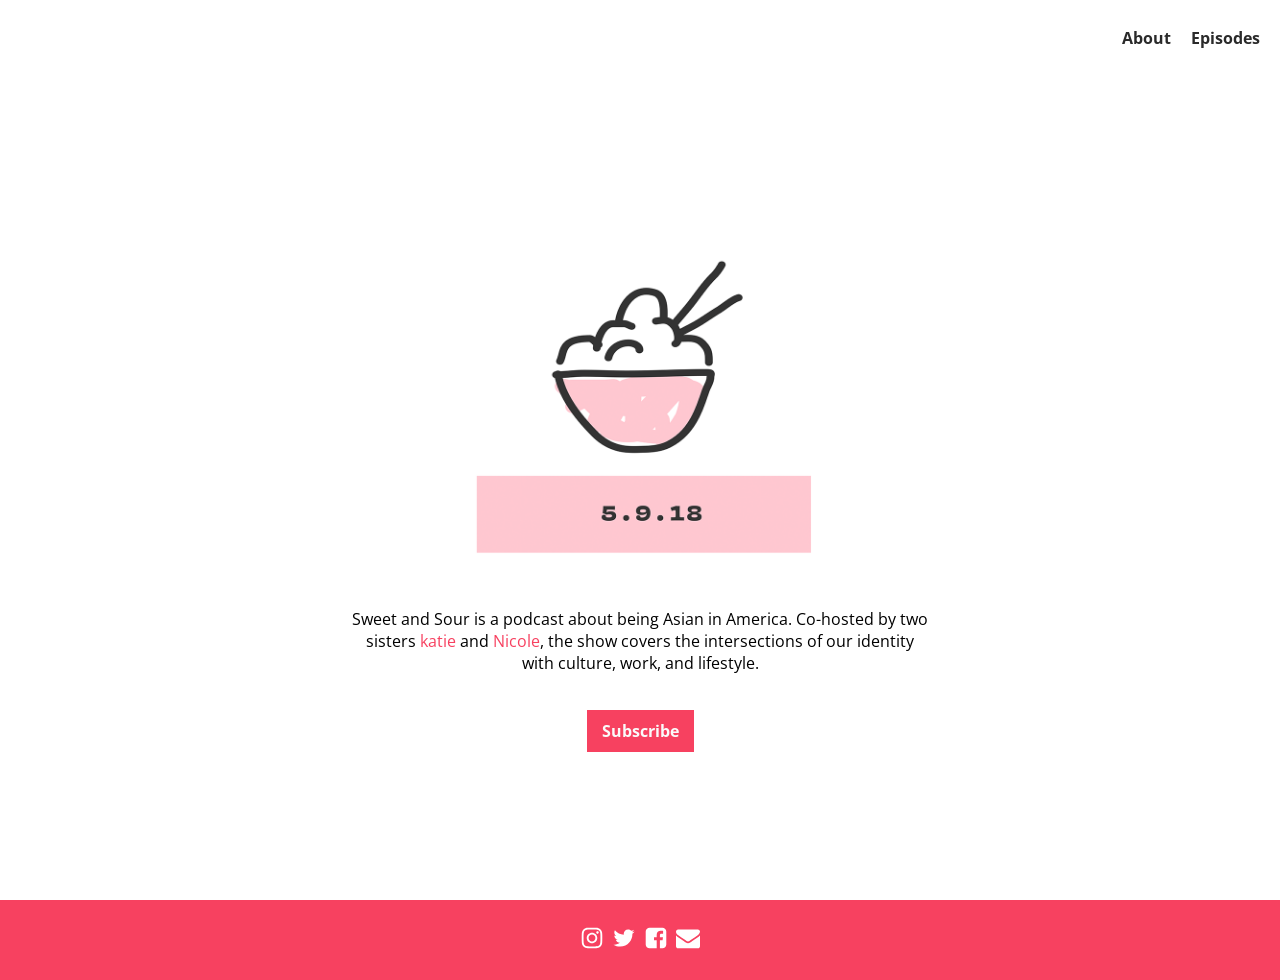
<file: index.html>
<!doctype html>
<html>
  <head>
    <meta charset="utf-8">
    
    <!-- Always force latest IE rendering engine or request Chrome Frame -->
    <meta content="IE=edge,chrome=1" http-equiv="X-UA-Compatible">
    <meta name="viewport" content="width=device-width, initial-scale=1">
    <meta property="og:description" content="A podcast exploring different facets of the Asian American experience.">
    <meta property="og:title" content="sweet and sour">
    <meta property="og:url" content="http://sweetandsour.fm">
    <link rel="shortcut icon" href="/images/favicon.ico">
    
    <title>sweet and sour</title>
    <link href="https://fonts.googleapis.com/css?family=Open+Sans:300,400,600" rel="stylesheet">
    <link href="stylesheets/normalize-ef7858ef.css" rel="stylesheet" type="text/css" /><link href="stylesheets/index-2a14cb09.css" rel="stylesheet" type="text/css" />
  </head>
  
  <body>
    <header class="site-header">
  <p><a href="/about">About</a></p>
  <p><a href="/episodes">Episodes</a></p>
</header>
<div class="container">
  <svg class="logo" viewBox="0 0 100 100" width="30%">
    <image x="0" y="0" height="100" width="100" xlink:href="images/s&s-s2-b80c8614.gif" />
  </svg>
  <div class="tagline">
    <p>Sweet and Sour is a podcast about being Asian in America. Co-hosted by two sisters <a href="https://twitter.com/ktzhu">katie</a> and <a href="https://twitter.com/nicolelzhu">Nicole</a>, the show covers the intersections of our identity with culture, work, and lifestyle.</p>
  </div>
  <p class="btn"><a href="https://itunes.apple.com/us/podcast/sweet-and-sour/id1189796866">Subscribe</a></p>
</div>
  </body>
  <footer class="site-footer">
  <div class="social-icon">
    <a href="https://www.instagram.com/sweetandsourfm/" target="_blank"><svg class="icon icon-instagram"><use xlink:href="/stylesheets/def-62936b0e.svg#icon-instagram"></use></svg></a>
  </div>

  <div class="social-icon">
    <a href="https://twitter.com/sweetandsourfm" target="_blank"><svg class="icon icon-twitter"><use xlink:href="/stylesheets/def-62936b0e.svg#icon-twitter"></use></svg></a>
  </div>

<div class="social-icon">
    <a href="https://www.facebook.com/sweetandsourfm/" target="_blank"><svg class="icon icon-twitter"><use xlink:href="/stylesheets/def-62936b0e.svg#icon-facebook-square"></use></svg></a>
  </div>

  <div class="social-icon">
    <a href="http://eepurl.com/dp2wXf" target="_blank"><svg class="icon icon-envelope"><use xlink:href="/stylesheets/def-62936b0e.svg#icon-envelope"></use></svg></a>
  </div>
</footer>
</html>
</file>
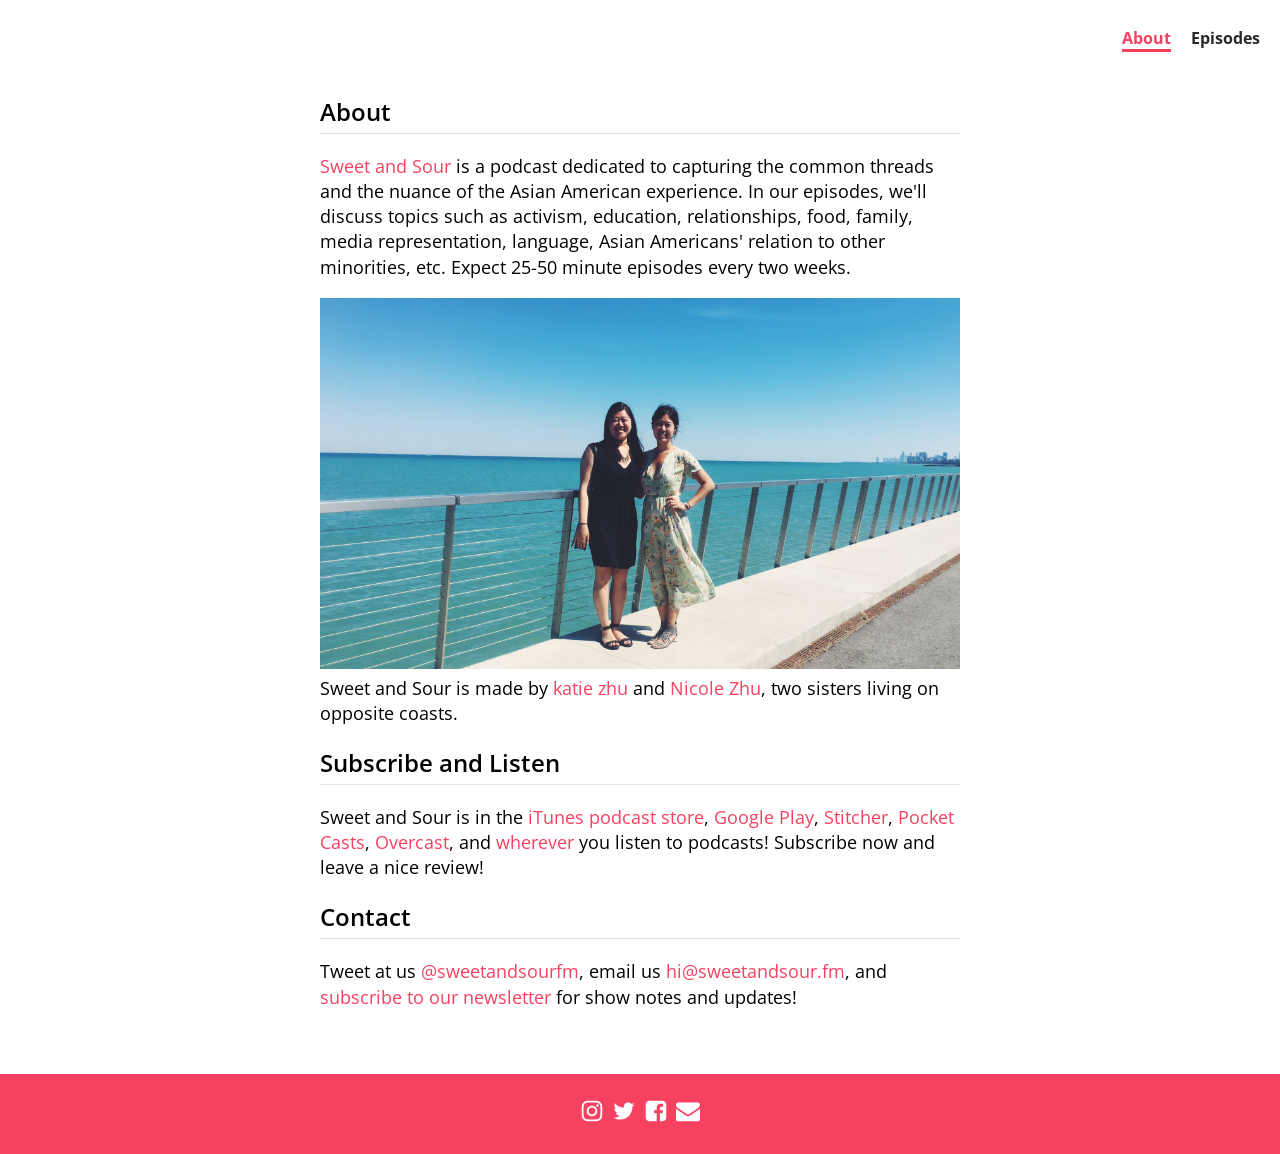
<file: about/index.html>
<!doctype html>
<html>
  <head>
    <meta charset="utf-8">
    
    <!-- Always force latest IE rendering engine or request Chrome Frame -->
    <meta content="IE=edge,chrome=1" http-equiv="X-UA-Compatible">
    <meta name="viewport" content="width=device-width, initial-scale=1">
    <meta property="og:description" content="A podcast exploring different facets of the Asian American experience.">
    <meta property="og:title" content="sweet and sour">
    <meta property="og:url" content="http://sweetandsour.fm">
    <link rel="shortcut icon" href="/images/favicon.ico">
    
    <title>sweet and sour</title>
    <link href="https://fonts.googleapis.com/css?family=Open+Sans:300,400,600" rel="stylesheet">
    <link href="../stylesheets/normalize-ef7858ef.css" rel="stylesheet" type="text/css" /><link href="../stylesheets/index-2a14cb09.css" rel="stylesheet" type="text/css" />
  </head>
  
  <body>
    <header class="site-header">
  <p><a href="/about" class="active-nav">About</a></p>
  <p><a href="/episodes">Episodes</a></p>
</header>
<div class="about">
  <h2>About</h2>
  <p><a href="http://sweetandsour.fm/">Sweet and Sour</a> is a podcast dedicated to capturing the common threads and the nuance of the Asian American experience. In our episodes, we'll discuss topics such as activism, education, relationships, food, family, media representation, language, Asian Americans' relation to other minorities, etc. Expect 25-50 minute episodes every two weeks.</p>
  <div class="img">
    <img src="/images/about-56efd249.jpg" />
  </div>
  <p>Sweet and Sour is made by <a href="https://twitter.com/ktzhu" target="_blank">katie zhu</a> and <a href="https://twitter.com/nicolelzhu" target="_bank">Nicole Zhu</a>, two sisters living on opposite coasts.</p>

  <h2>Subscribe and Listen</h2>
  <p>Sweet and Sour is in the <a href="https://itunes.apple.com/us/podcast/sweet-and-sour/id1189796866" target="_blank">iTunes podcast store</a>, <a href="https://play.google.com/music/listen?u=0#/ps/Idwrld5ktidtrjfpra7anyodu2y" target="_blank">Google Play</a>, <a href="https://www.stitcher.com/podcast/sweet-and-sour?refid=stpr" target="_blank">Stitcher</a>, <a href="https://t.co/Te5BHLMKpR" target="_blank">Pocket Casts</a>, <a href="https://overcast.fm/itunes1189796866/sweet-and-sour" target="_blank">Overcast</a>, and <a href="http://sweetandsour.fm/feed/episodes.rss">wherever</a> you listen to podcasts! Subscribe now and leave a nice review!</p>

  <h2>Contact</h2>
  <p>Tweet at us <a href="https://twitter.com/sweetandsourfm" target="_blank">@sweetandsourfm</a>, email us <a href="mailto:hi@sweetandsour.fm">hi@sweetandsour.fm</a>, and <a href="http://eepurl.com/dp2wXf" target="_blank">subscribe to our newsletter</a> for show notes and updates!</p>
</div>
  </body>
  <footer class="site-footer">
  <div class="social-icon">
    <a href="https://www.instagram.com/sweetandsourfm/" target="_blank"><svg class="icon icon-instagram"><use xlink:href="/stylesheets/def-62936b0e.svg#icon-instagram"></use></svg></a>
  </div>

  <div class="social-icon">
    <a href="https://twitter.com/sweetandsourfm" target="_blank"><svg class="icon icon-twitter"><use xlink:href="/stylesheets/def-62936b0e.svg#icon-twitter"></use></svg></a>
  </div>

<div class="social-icon">
    <a href="https://www.facebook.com/sweetandsourfm/" target="_blank"><svg class="icon icon-twitter"><use xlink:href="/stylesheets/def-62936b0e.svg#icon-facebook-square"></use></svg></a>
  </div>

  <div class="social-icon">
    <a href="http://eepurl.com/dp2wXf" target="_blank"><svg class="icon icon-envelope"><use xlink:href="/stylesheets/def-62936b0e.svg#icon-envelope"></use></svg></a>
  </div>
</footer>
</html>
</file>
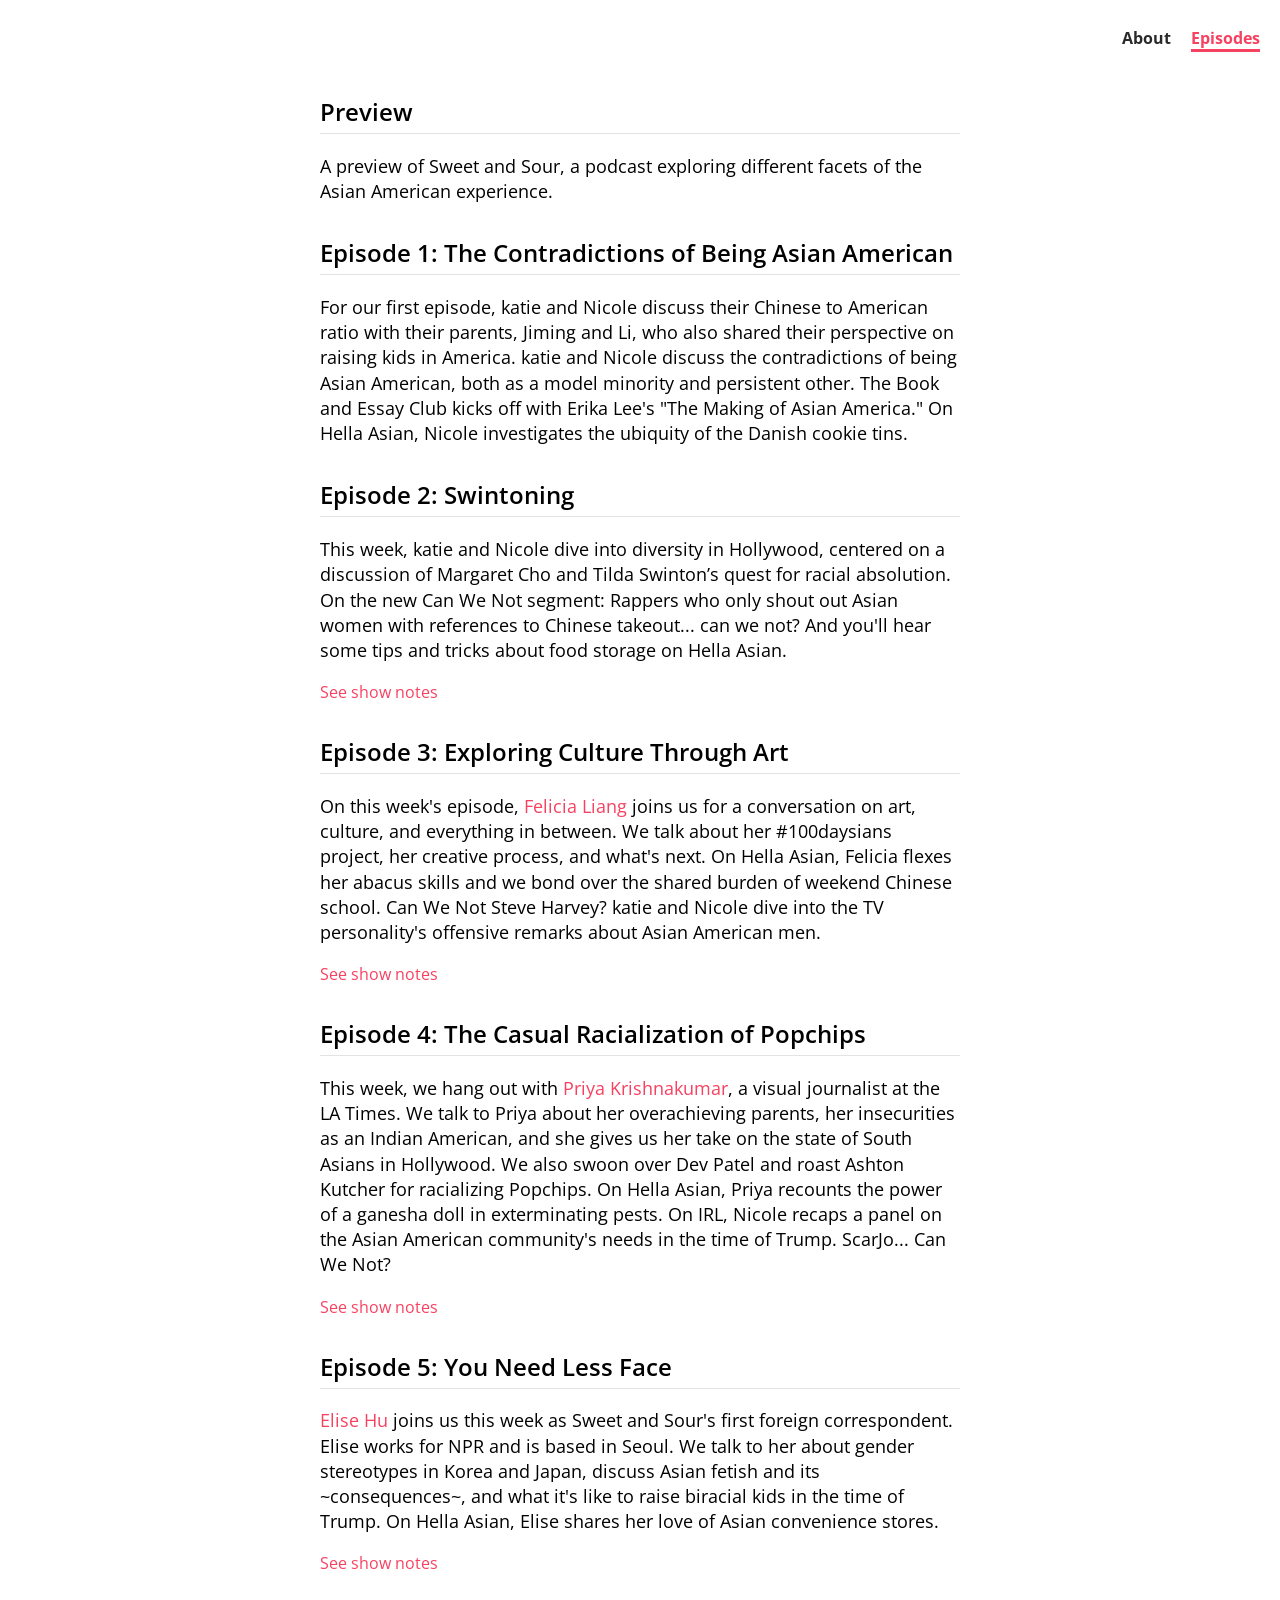
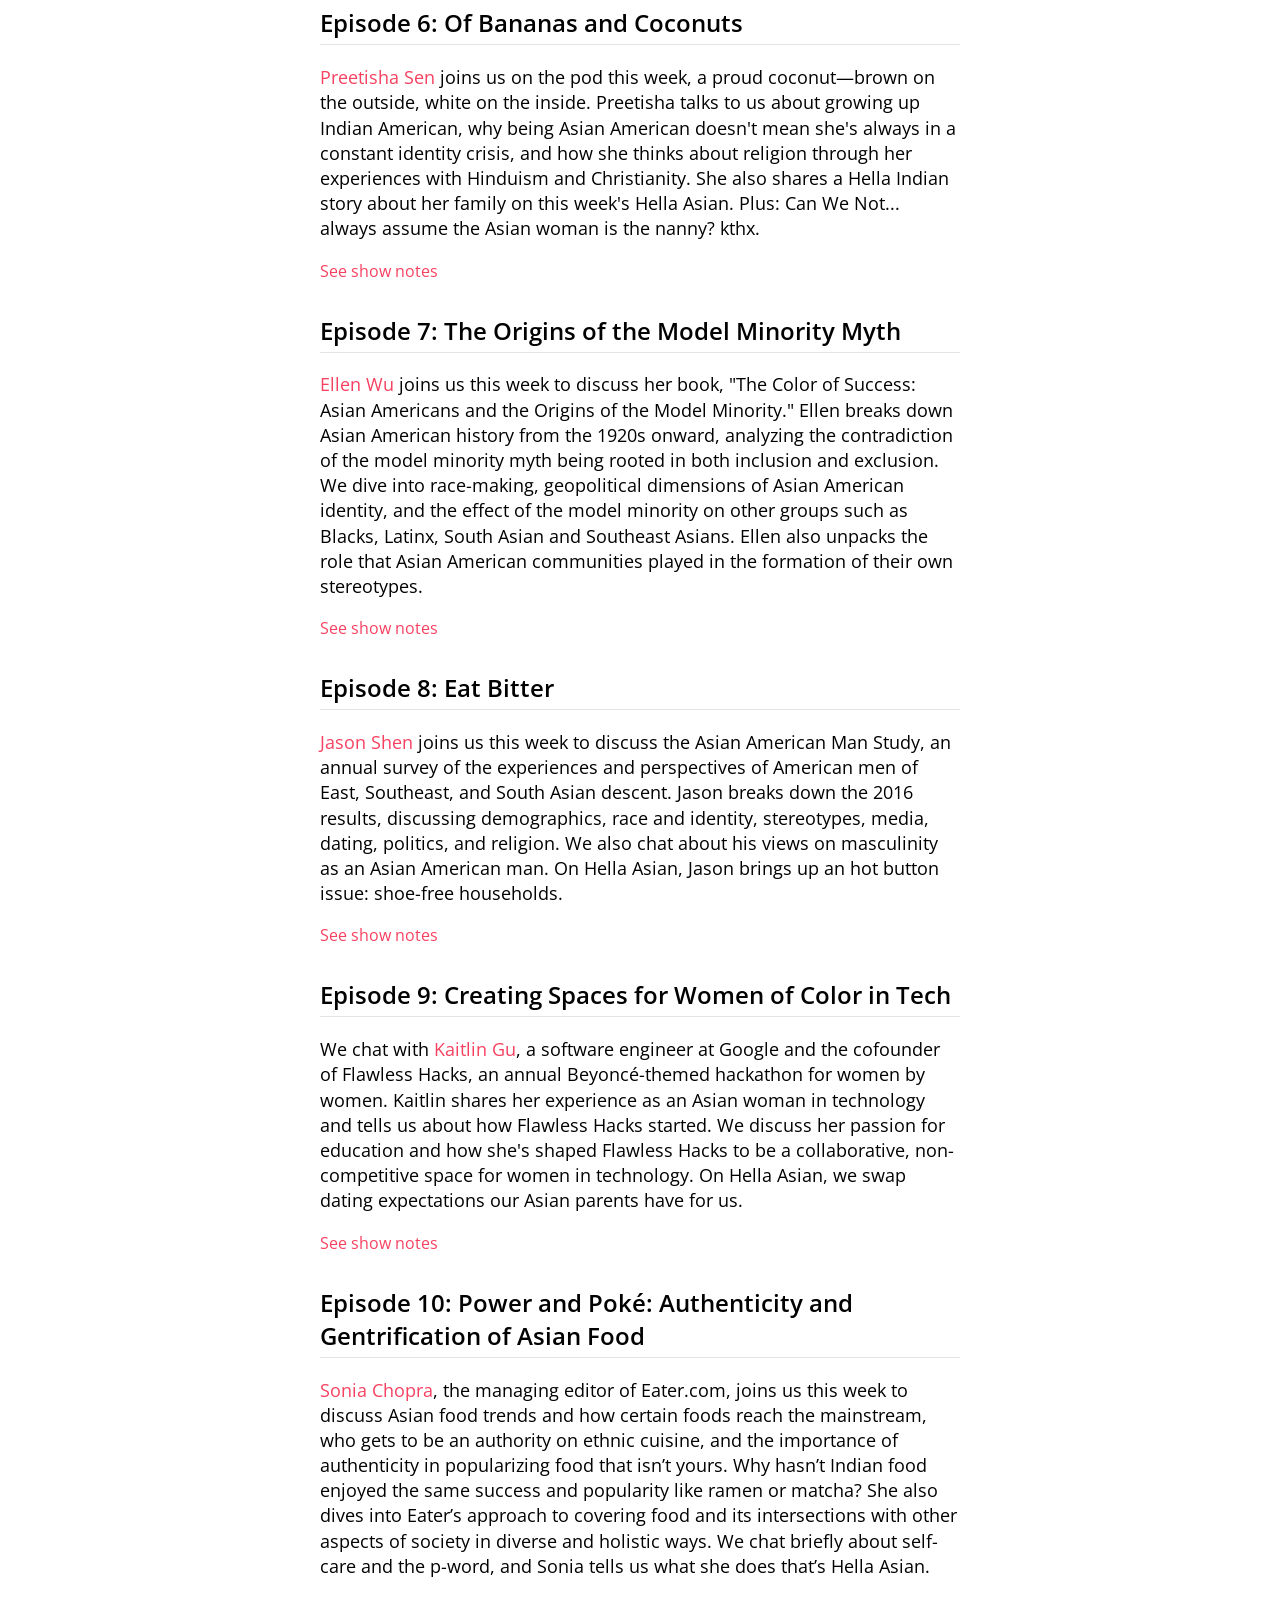
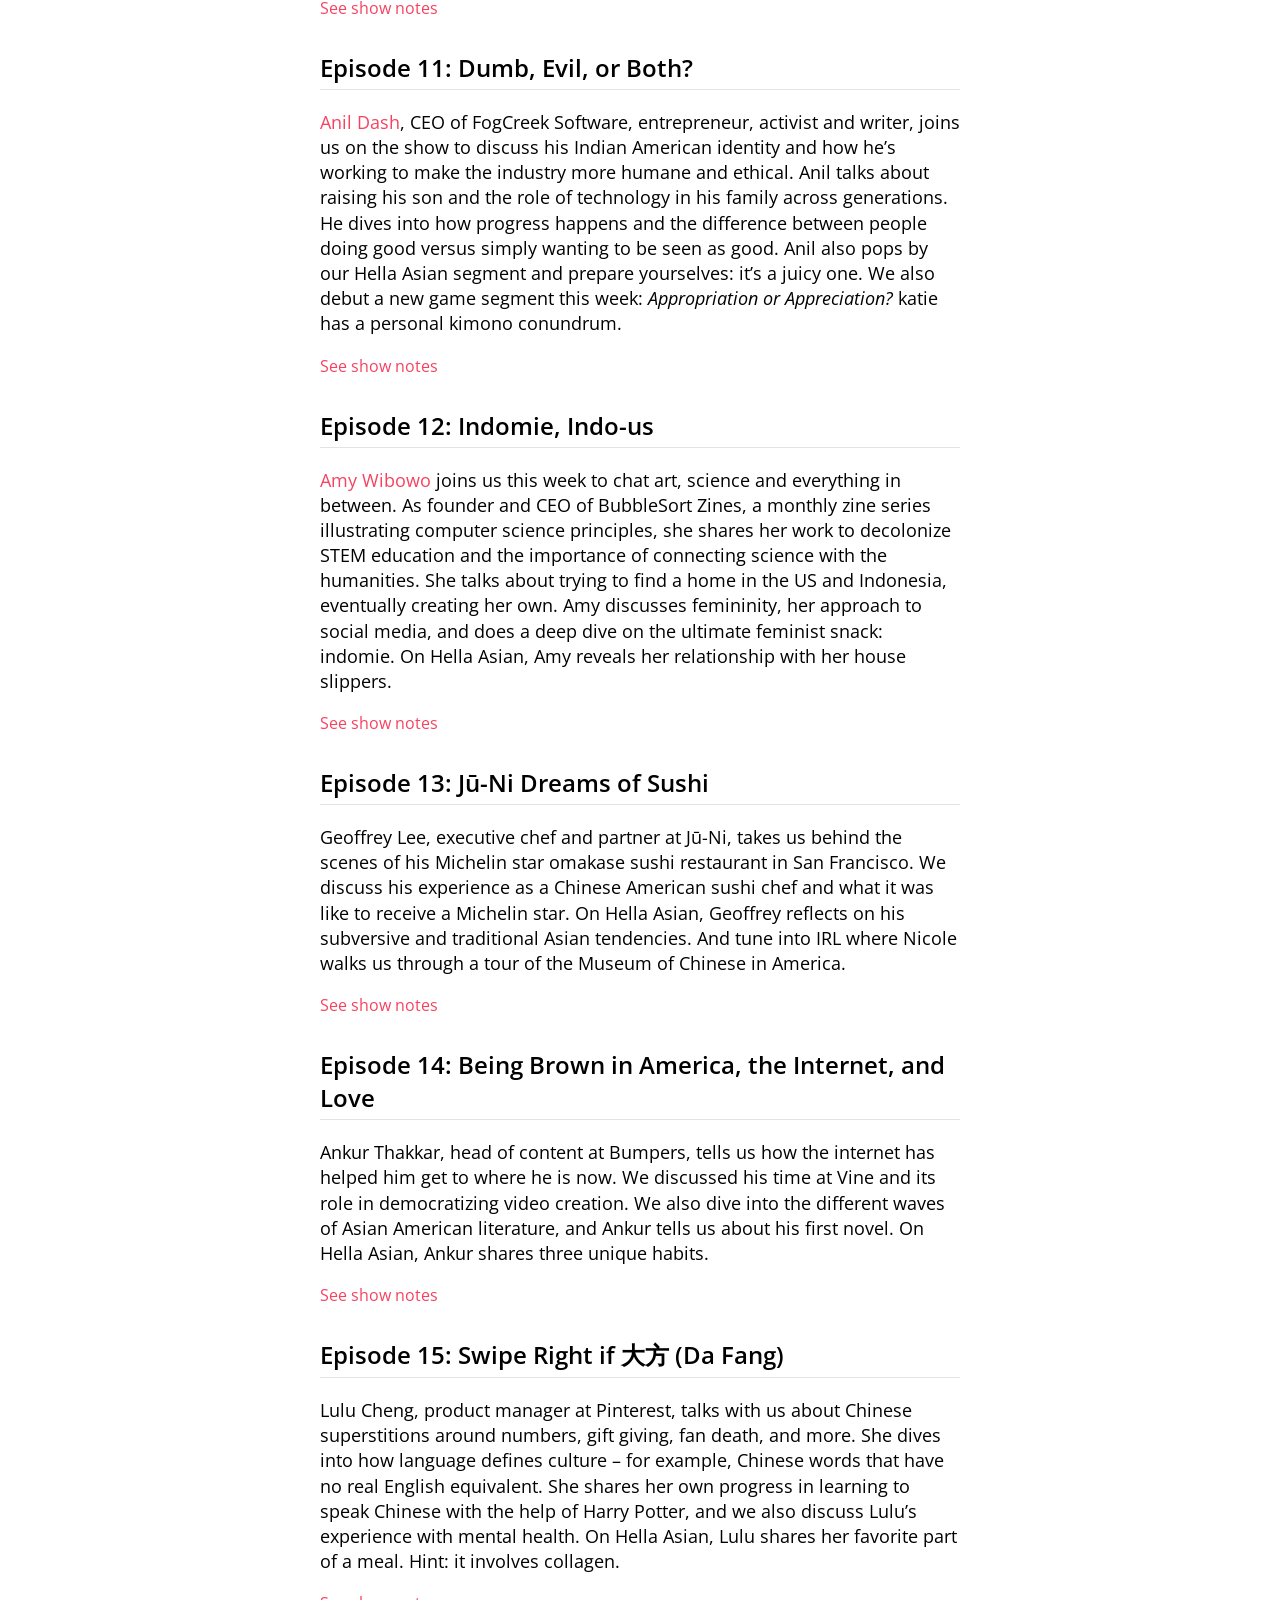
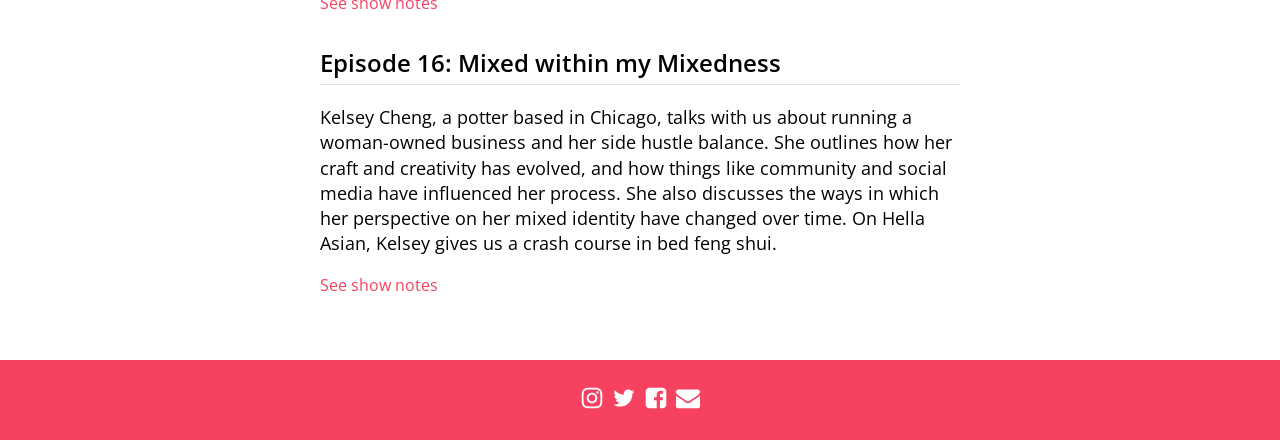
<file: episodes/index.html>
<!doctype html>
<html>
  <head>
    <meta charset="utf-8">
    
    <!-- Always force latest IE rendering engine or request Chrome Frame -->
    <meta content="IE=edge,chrome=1" http-equiv="X-UA-Compatible">
    <meta name="viewport" content="width=device-width, initial-scale=1">
    <meta property="og:description" content="A podcast exploring different facets of the Asian American experience.">
    <meta property="og:title" content="sweet and sour">
    <meta property="og:url" content="http://sweetandsour.fm">
    <link rel="shortcut icon" href="/images/favicon.ico">
    
    <title>sweet and sour</title>
    <link href="https://fonts.googleapis.com/css?family=Open+Sans:300,400,600" rel="stylesheet">
    <link href="../stylesheets/normalize-ef7858ef.css" rel="stylesheet" type="text/css" /><link href="../stylesheets/index-2a14cb09.css" rel="stylesheet" type="text/css" /><link href="../stylesheets/episode-40a3b19e.css" rel="stylesheet" type="text/css" />
  </head>
  
  <body>
    <header class="site-header">
  <p><a href="/about">About</a></p>
  <p><a href="/episodes" class="active-nav">Episodes</a></p>
</header>
<div class="episodes">
    <div class="episode">
      <h2>Preview</h2>
      <p>A preview of Sweet and Sour, a podcast exploring different facets of the Asian American experience.</p>
      <div class="responsive-object"><a class="embedly-card" href= https://bumpers.fm/e/b0tm4642pe0g02pb3e70 ></a></div>
    </div>
    <div class="episode">
      <h2>Episode 1: The Contradictions of Being Asian American</h2>
      <p>For our first episode, katie and Nicole discuss their Chinese to American ratio with their parents, Jiming and Li, who also shared their perspective on raising kids in America. katie and Nicole discuss the contradictions of being Asian American, both as a model minority and persistent other. The Book and Essay Club kicks off with Erika Lee's "The Making of Asian America." On Hella Asian, Nicole investigates the ubiquity of the Danish cookie tins.</p>
      <div class="responsive-object"><a class="embedly-card" href= https://bumpers.fm/e/b1de7qetij4002gjh9t0 ></a></div>
    </div>
    <div class="episode">
      <h2>Episode 2: Swintoning</h2>
      <p>This week, katie and Nicole dive into diversity in Hollywood, centered on a discussion of Margaret Cho and Tilda Swinton’s quest for racial absolution. On the new Can We Not segment: Rappers who only shout out Asian women with references to Chinese takeout... can we not? And you'll hear some tips and tricks about food storage on Hella Asian.</p>
        <div class="see-show-notes">
          <a href=2/ >See show notes</a>
        </div>
      <div class="responsive-object"><a class="embedly-card" href= https://bumpers.fm/e/b1pvk03hi06g02obhfe0 ></a></div>
    </div>
    <div class="episode">
      <h2>Episode 3: Exploring Culture Through Art</h2>
      <p>On this week's episode, <a href="https://www.instagram.com/thefliang/">Felicia Liang</a> joins us for a conversation on art, culture, and everything in between. We talk about her #100daysians project, her creative process, and what's next. On Hella Asian, Felicia flexes her abacus skills and we bond over the shared burden of weekend Chinese school. Can We Not Steve Harvey? katie and Nicole dive into the TV personality's offensive remarks about Asian American men.</p>
        <div class="see-show-notes">
          <a href=3/ >See show notes</a>
        </div>
      <div class="responsive-object"><a class="embedly-card" href= https://bumpers.fm/e/b25tlfggu49002qro3j0 ></a></div>
    </div>
    <div class="episode">
      <h2>Episode 4: The Casual Racialization of Popchips</h2>
      <p>This week, we hang out with <a href="https://twitter.com/priyakkumar">Priya Krishnakumar</a>, a visual journalist at the LA Times. We talk to Priya about her overachieving parents, her insecurities as an Indian American, and she gives us her take on the state of South Asians in Hollywood. We also swoon over Dev Patel and roast Ashton Kutcher for racializing Popchips. On Hella Asian, Priya recounts the power of a ganesha doll in exterminating pests. On IRL, Nicole recaps a panel on the Asian American community's needs in the time of Trump. ScarJo... Can We Not?</p>
        <div class="see-show-notes">
          <a href=4/ >See show notes</a>
        </div>
      <div class="responsive-object"><a class="embedly-card" href= https://bumpers.fm/e/b2lludm713n002v9lgg0 ></a></div>
    </div>
    <div class="episode">
      <h2>Episode 5: You Need Less Face</h2>
      <p><a href="https://twitter.com/elisewho">Elise Hu</a> joins us this week as Sweet and Sour's first foreign correspondent. Elise works for NPR and is based in Seoul. We talk to her about gender stereotypes in Korea and Japan, discuss Asian fetish and its ~consequences~, and what it's like to raise biracial kids in the time of Trump. On Hella Asian, Elise shares her love of Asian convenience stores.</p>
        <div class="see-show-notes">
          <a href=5/ >See show notes</a>
        </div>
      <div class="responsive-object"><a class="embedly-card" href= https://bumpers.fm/e/b2upbts6jqv0010p15d0 ></a></div>
    </div>
    <div class="episode">
      <h2>Episode 6: Of Bananas and Coconuts</h2>
      <p><a href="https://twitter.com/PreetishaSen">Preetisha Sen</a> joins us on the pod this week, a proud coconut—brown on the outside, white on the inside. Preetisha talks to us about growing up Indian American, why being Asian American doesn't mean she's always in a constant identity crisis, and how she thinks about religion through her experiences with Hinduism and Christianity. She also shares a Hella Indian story about her family on this week's Hella Asian. Plus: Can We Not... always assume the Asian woman is the nanny? kthx.</p>
        <div class="see-show-notes">
          <a href=6/ >See show notes</a>
        </div>
      <div class="responsive-object"><a class="embedly-card" href= https://bumpers.fm/e/b38d1aqtm1a0010nvk40 ></a></div>
    </div>
    <div class="episode">
      <h2>Episode 7: The Origins of the Model Minority Myth</h2>
      <p><a href="https://twitter.com/ellendwu">Ellen Wu</a> joins us this week to discuss her book, "The Color of Success: Asian Americans and the Origins of the Model Minority." Ellen breaks down Asian American history from the 1920s onward, analyzing the contradiction of the model minority myth being rooted in both inclusion and exclusion. We dive into race-making, geopolitical dimensions of Asian American identity, and the effect of the model minority on other groups such as Blacks, Latinx, South Asian and Southeast Asians. Ellen also unpacks the role that Asian American communities played in the formation of their own stereotypes.</p>
        <div class="see-show-notes">
          <a href=7/ >See show notes</a>
        </div>
      <div class="responsive-object"><a class="embedly-card" href= https://bumpers.fm/e/b3qgqnd75hag010dsg20 ></a></div>
    </div>
    <div class="episode">
      <h2>Episode 8: Eat Bitter</h2>
      <p><a href="https://twitter.com/JasonShen">Jason Shen</a> joins us this week to discuss the Asian American Man Study, an annual survey of the experiences and perspectives of American men of East, Southeast, and South Asian descent. Jason breaks down the 2016 results, discussing demographics, race and identity, stereotypes, media, dating, politics, and religion. We also chat about his views on masculinity as an Asian American man. On Hella Asian, Jason brings up an hot button issue: shoe-free households.</p>
        <div class="see-show-notes">
          <a href=8/ >See show notes</a>
        </div>
      <div class="responsive-object"><a class="embedly-card" href= https://bumpers.fm/e/b48c8gqba5t0015isbhg ></a></div>
    </div>
    <div class="episode">
      <h2>Episode 9: Creating Spaces for Women of Color in Tech</h2>
      <p>We chat with <a href="https://twitter.com/kaitlingu">Kaitlin Gu</a>, a software engineer at Google and the cofounder of Flawless Hacks, an annual Beyoncé-themed hackathon for women by women. Kaitlin shares her experience as an Asian woman in technology and tells us about how Flawless Hacks started. We discuss her passion for education and how she's shaped Flawless Hacks to be a collaborative, non-competitive space for women in technology. On Hella Asian, we swap dating expectations our Asian parents have for us.</p>
        <div class="see-show-notes">
          <a href=9/ >See show notes</a>
        </div>
      <div class="responsive-object"><a class="embedly-card" href= https://bumpers.fm/e/b4mqhrhg592g01599lv0 ></a></div>
    </div>
    <div class="episode">
      <h2>Episode 10: Power and Poké: Authenticity and Gentrification of Asian Food</h2>
      <p><a href="https://twitter.com/soniachopra">Sonia Chopra</a>, the managing editor of Eater.com, joins us this week to discuss Asian food trends and how certain foods reach the mainstream, who gets to be an authority on ethnic cuisine, and the importance of authenticity in popularizing food that isn’t yours. Why hasn’t Indian food enjoyed the same success and popularity like ramen or matcha? She also dives into Eater’s approach to covering food and its intersections with other aspects of society in diverse and holistic ways. We chat briefly about self-care and the p-word, and Sonia tells us what she does that’s Hella Asian.</p>
        <div class="see-show-notes">
          <a href=10/ >See show notes</a>
        </div>
      <div class="responsive-object"><a class="embedly-card" href= https://bumpers.fm/e/b4sqp2t5t5q0017adgk0 ></a></div>
    </div>
    <div class="episode">
      <h2>Episode 11: Dumb, Evil, or Both?</h2>
      <p><a href="https://twitter.com/anildash">Anil Dash</a>, CEO of FogCreek Software, entrepreneur, activist and writer, joins us on the show to discuss his Indian American identity and how he’s working to make the industry more humane and ethical. Anil talks about raising his son and the role of technology in his family across generations. He dives into how progress happens and the difference between people doing good versus simply wanting to be seen as good. Anil also pops by our Hella Asian segment and prepare yourselves: it’s a juicy one. We also debut a new game segment this week: <em>Appropriation or Appreciation?</em> katie has a personal kimono conundrum.</p>
        <div class="see-show-notes">
          <a href=11/ >See show notes</a>
        </div>
      <div class="responsive-object"><a class="embedly-card" href= https://bumpers.fm/e/b55vaoom20ug015ul740 ></a></div>
    </div>
    <div class="episode">
      <h2>Episode 12: Indomie, Indo-us</h2>
      <p><a href="https://twitter.com/sailorhg">Amy Wibowo</a> joins us this week to chat art, science and everything in between. As founder and CEO of BubbleSort Zines, a monthly zine series illustrating computer science principles, she shares her work to decolonize STEM education and the importance of connecting science with the humanities. She talks about trying to find a home in the US and Indonesia, eventually creating her own. Amy discusses femininity, her approach to social media, and does a deep dive on the ultimate feminist snack: indomie. On Hella Asian, Amy reveals her relationship with her house slippers.</p>
        <div class="see-show-notes">
          <a href=12/ >See show notes</a>
        </div>
      <div class="responsive-object"><a class="embedly-card" href= https://bumpers.fm/e/b5j5fm4dfogg014c1usg ></a></div>
    </div>
    <div class="episode">
      <h2>Episode 13: Jū-Ni Dreams of Sushi</h2>
      <p>Geoffrey Lee, executive chef and partner at Jū-Ni, takes us behind the scenes of his Michelin star omakase sushi restaurant in San Francisco. We discuss his experience as a Chinese American sushi chef and what it was like to receive a Michelin star. On Hella Asian, Geoffrey reflects on his subversive and traditional Asian tendencies. And tune into IRL where Nicole walks us through a tour of the Museum of Chinese in America.</p>
        <div class="see-show-notes">
          <a href=13/ >See show notes</a>
        </div>
      <div class="responsive-object"><a class="embedly-card" href= https://bumpers.fm/e/b5tn1esq30u0013msmd0 ></a></div>
    </div>
    <div class="episode">
      <h2>Episode 14: Being Brown in America, the Internet, and Love</h2>
      <p>Ankur Thakkar, head of content at Bumpers, tells us how the internet has helped him get to where he is now. We discussed his time at Vine and its role in democratizing video creation. We also dive into the different waves of Asian American literature, and Ankur tells us about his first novel. On Hella Asian, Ankur shares three unique habits.</p>
        <div class="see-show-notes">
          <a href=14/ >See show notes</a>
        </div>
      <div class="responsive-object"><a class="embedly-card" href= https://bumpers.fm/e/b69kff4c87l001175l4g ></a></div>
    </div>
    <div class="episode">
      <h2>Episode 15: Swipe Right if 大方 (Da Fang)</h2>
      <p>Lulu Cheng, product manager at Pinterest, talks with us about Chinese superstitions around numbers, gift giving, fan death, and more. She dives into how language defines culture – for example, Chinese words that have no real English equivalent. She shares her own progress in learning to speak Chinese with the help of Harry Potter, and we also discuss Lulu’s experience with mental health. On Hella Asian, Lulu shares her favorite part of a meal. Hint: it involves collagen.</p>
        <div class="see-show-notes">
          <a href=15/ >See show notes</a>
        </div>
      <div class="responsive-object"><a class="embedly-card" href= https://bumpers.fm/e/b7220re75v60016ik870 ></a></div>
    </div>
    <div class="episode">
      <h2>Episode 16: Mixed within my Mixedness</h2>
      <p>Kelsey Cheng, a potter based in Chicago, talks with us about running a woman-owned business and her side hustle balance. She outlines how her craft and creativity has evolved, and how things like community and social media have influenced her process. She also discusses the ways in which her perspective on her mixed identity have changed over time. On Hella Asian, Kelsey gives us a crash course in bed feng shui.</p>
        <div class="see-show-notes">
          <a href=16/ >See show notes</a>
        </div>
      <div class="responsive-object"><a class="embedly-card" href= https://bumpers.fm/e/b86v7ikqdqh00135c7r0 ></a></div>
    </div>
</div>
<script async src="//cdn.embedly.com/widgets/platform.js" charset="UTF-8"></script>
  </body>
  <footer class="site-footer">
  <div class="social-icon">
    <a href="https://www.instagram.com/sweetandsourfm/" target="_blank"><svg class="icon icon-instagram"><use xlink:href="/stylesheets/def-62936b0e.svg#icon-instagram"></use></svg></a>
  </div>

  <div class="social-icon">
    <a href="https://twitter.com/sweetandsourfm" target="_blank"><svg class="icon icon-twitter"><use xlink:href="/stylesheets/def-62936b0e.svg#icon-twitter"></use></svg></a>
  </div>

<div class="social-icon">
    <a href="https://www.facebook.com/sweetandsourfm/" target="_blank"><svg class="icon icon-twitter"><use xlink:href="/stylesheets/def-62936b0e.svg#icon-facebook-square"></use></svg></a>
  </div>

  <div class="social-icon">
    <a href="http://eepurl.com/dp2wXf" target="_blank"><svg class="icon icon-envelope"><use xlink:href="/stylesheets/def-62936b0e.svg#icon-envelope"></use></svg></a>
  </div>
</footer>
</html>
</file>
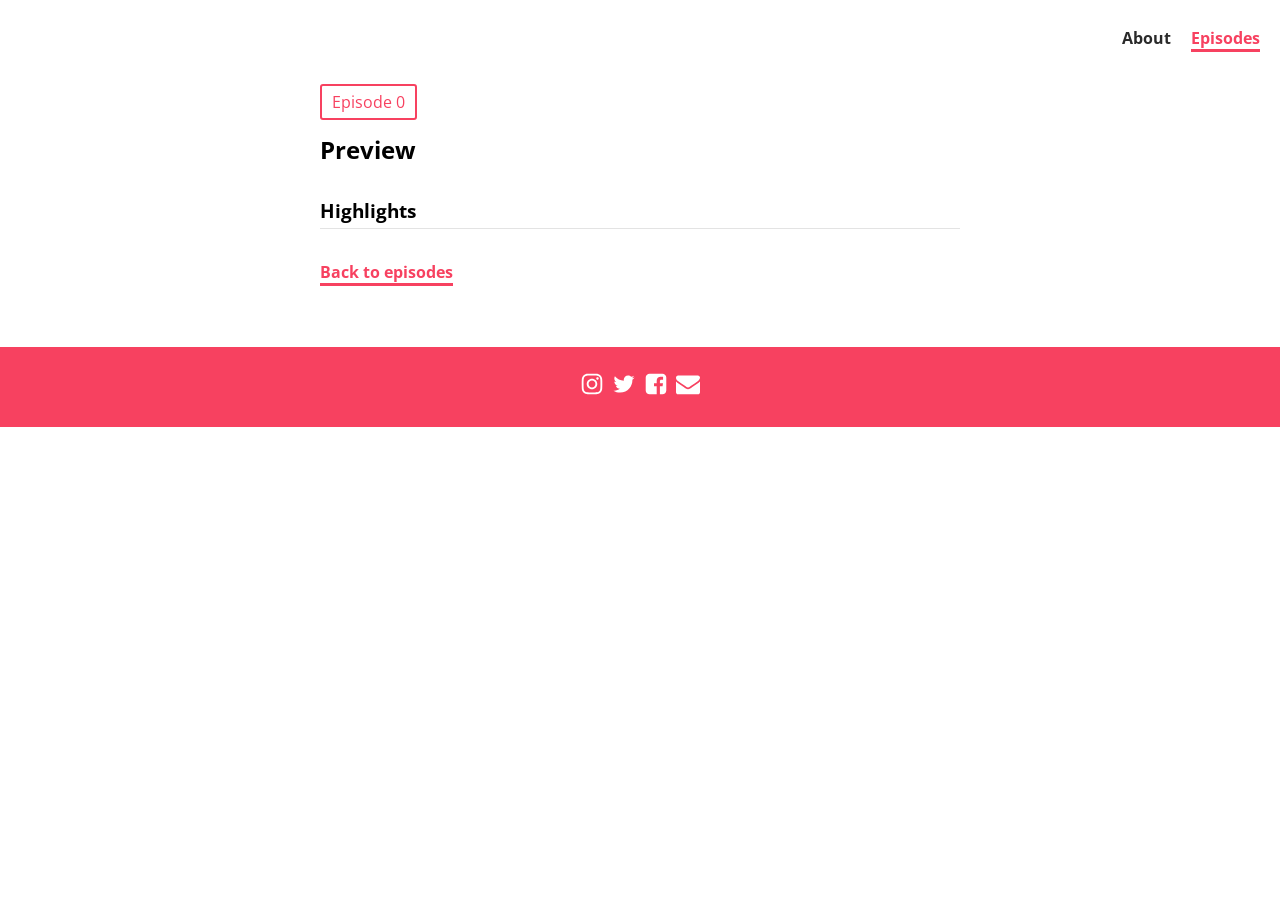
<file: episodes/0/index.html>
<!doctype html>
<html>
  <head>
    <meta charset="utf-8">
    
    <!-- Always force latest IE rendering engine or request Chrome Frame -->
    <meta content="IE=edge,chrome=1" http-equiv="X-UA-Compatible">
    <meta name="viewport" content="width=device-width, initial-scale=1">
    <meta property="og:description" content="A podcast exploring different facets of the Asian American experience.">
    <meta property="og:title" content="sweet and sour">
    <meta property="og:url" content="http://sweetandsour.fm">
    <link rel="shortcut icon" href="/images/favicon.ico">
    
    <title>sweet and sour</title>
    <link href="https://fonts.googleapis.com/css?family=Open+Sans:300,400,600" rel="stylesheet">
    <link href="../../stylesheets/normalize-ef7858ef.css" rel="stylesheet" type="text/css" /><link href="../../stylesheets/index-2a14cb09.css" rel="stylesheet" type="text/css" /><link href="../../stylesheets/episode-40a3b19e.css" rel="stylesheet" type="text/css" />
  </head>
  
  <body>
    <header class="site-header">
  <p><a href="/about">About</a></p>
  <p><a href="/episodes" class="active-nav">Episodes</a></p>
</header>
<div class="episode-details">
  <div class="episode-description">
    <span class="episode-label">Episode 0</span>
    <h2>Preview</h2>
    <div class="responsive-object">
      <a class="embedly-card" href=https://bumpers.fm/e/b0tm4642pe0g02pb3e70 ></a>
    </div>
  </div>
  <div class="episode-notes">
    <h3>Highlights</h3>
    
    <div class="back-to-episodes">
      <h4><a href="/episodes">Back to episodes</a></h4>
    </div>
  </div>
</div>
<script async src="//cdn.embedly.com/widgets/platform.js" charset="UTF-8"></script>
  </body>
  <footer class="site-footer">
  <div class="social-icon">
    <a href="https://www.instagram.com/sweetandsourfm/" target="_blank"><svg class="icon icon-instagram"><use xlink:href="/stylesheets/def-62936b0e.svg#icon-instagram"></use></svg></a>
  </div>

  <div class="social-icon">
    <a href="https://twitter.com/sweetandsourfm" target="_blank"><svg class="icon icon-twitter"><use xlink:href="/stylesheets/def-62936b0e.svg#icon-twitter"></use></svg></a>
  </div>

<div class="social-icon">
    <a href="https://www.facebook.com/sweetandsourfm/" target="_blank"><svg class="icon icon-twitter"><use xlink:href="/stylesheets/def-62936b0e.svg#icon-facebook-square"></use></svg></a>
  </div>

  <div class="social-icon">
    <a href="http://eepurl.com/dp2wXf" target="_blank"><svg class="icon icon-envelope"><use xlink:href="/stylesheets/def-62936b0e.svg#icon-envelope"></use></svg></a>
  </div>
</footer>
</html>
</file>
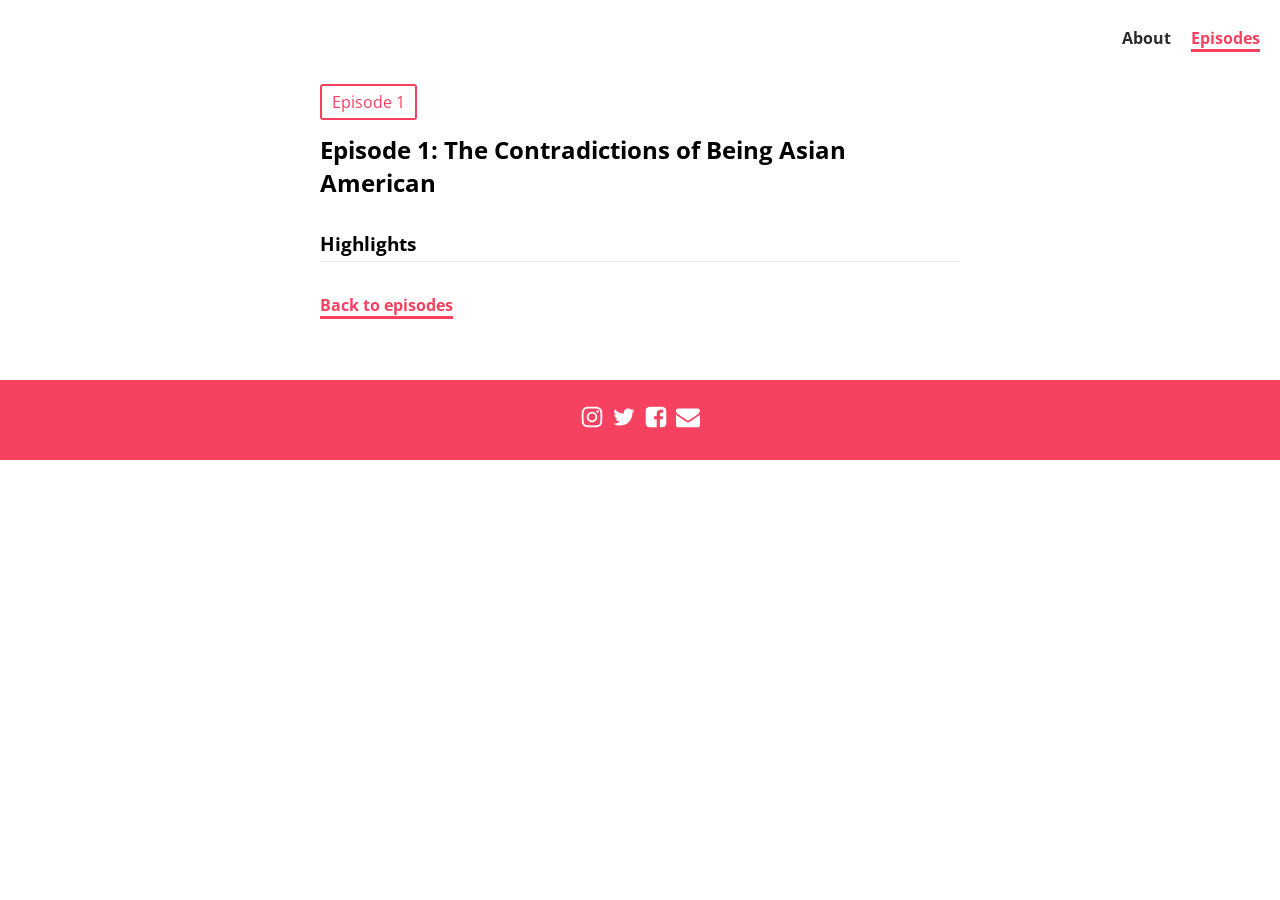
<file: episodes/1/index.html>
<!doctype html>
<html>
  <head>
    <meta charset="utf-8">
    
    <!-- Always force latest IE rendering engine or request Chrome Frame -->
    <meta content="IE=edge,chrome=1" http-equiv="X-UA-Compatible">
    <meta name="viewport" content="width=device-width, initial-scale=1">
    <meta property="og:description" content="A podcast exploring different facets of the Asian American experience.">
    <meta property="og:title" content="sweet and sour">
    <meta property="og:url" content="http://sweetandsour.fm">
    <link rel="shortcut icon" href="/images/favicon.ico">
    
    <title>sweet and sour</title>
    <link href="https://fonts.googleapis.com/css?family=Open+Sans:300,400,600" rel="stylesheet">
    <link href="../../stylesheets/normalize-ef7858ef.css" rel="stylesheet" type="text/css" /><link href="../../stylesheets/index-2a14cb09.css" rel="stylesheet" type="text/css" /><link href="../../stylesheets/episode-40a3b19e.css" rel="stylesheet" type="text/css" />
  </head>
  
  <body>
    <header class="site-header">
  <p><a href="/about">About</a></p>
  <p><a href="/episodes" class="active-nav">Episodes</a></p>
</header>
<div class="episode-details">
  <div class="episode-description">
    <span class="episode-label">Episode 1</span>
    <h2>Episode 1: The Contradictions of Being Asian American</h2>
    <div class="responsive-object">
      <a class="embedly-card" href=https://bumpers.fm/e/b1de7qetij4002gjh9t0 ></a>
    </div>
  </div>
  <div class="episode-notes">
    <h3>Highlights</h3>
    
    <div class="back-to-episodes">
      <h4><a href="/episodes">Back to episodes</a></h4>
    </div>
  </div>
</div>
<script async src="//cdn.embedly.com/widgets/platform.js" charset="UTF-8"></script>
  </body>
  <footer class="site-footer">
  <div class="social-icon">
    <a href="https://www.instagram.com/sweetandsourfm/" target="_blank"><svg class="icon icon-instagram"><use xlink:href="/stylesheets/def-62936b0e.svg#icon-instagram"></use></svg></a>
  </div>

  <div class="social-icon">
    <a href="https://twitter.com/sweetandsourfm" target="_blank"><svg class="icon icon-twitter"><use xlink:href="/stylesheets/def-62936b0e.svg#icon-twitter"></use></svg></a>
  </div>

<div class="social-icon">
    <a href="https://www.facebook.com/sweetandsourfm/" target="_blank"><svg class="icon icon-twitter"><use xlink:href="/stylesheets/def-62936b0e.svg#icon-facebook-square"></use></svg></a>
  </div>

  <div class="social-icon">
    <a href="http://eepurl.com/dp2wXf" target="_blank"><svg class="icon icon-envelope"><use xlink:href="/stylesheets/def-62936b0e.svg#icon-envelope"></use></svg></a>
  </div>
</footer>
</html>
</file>
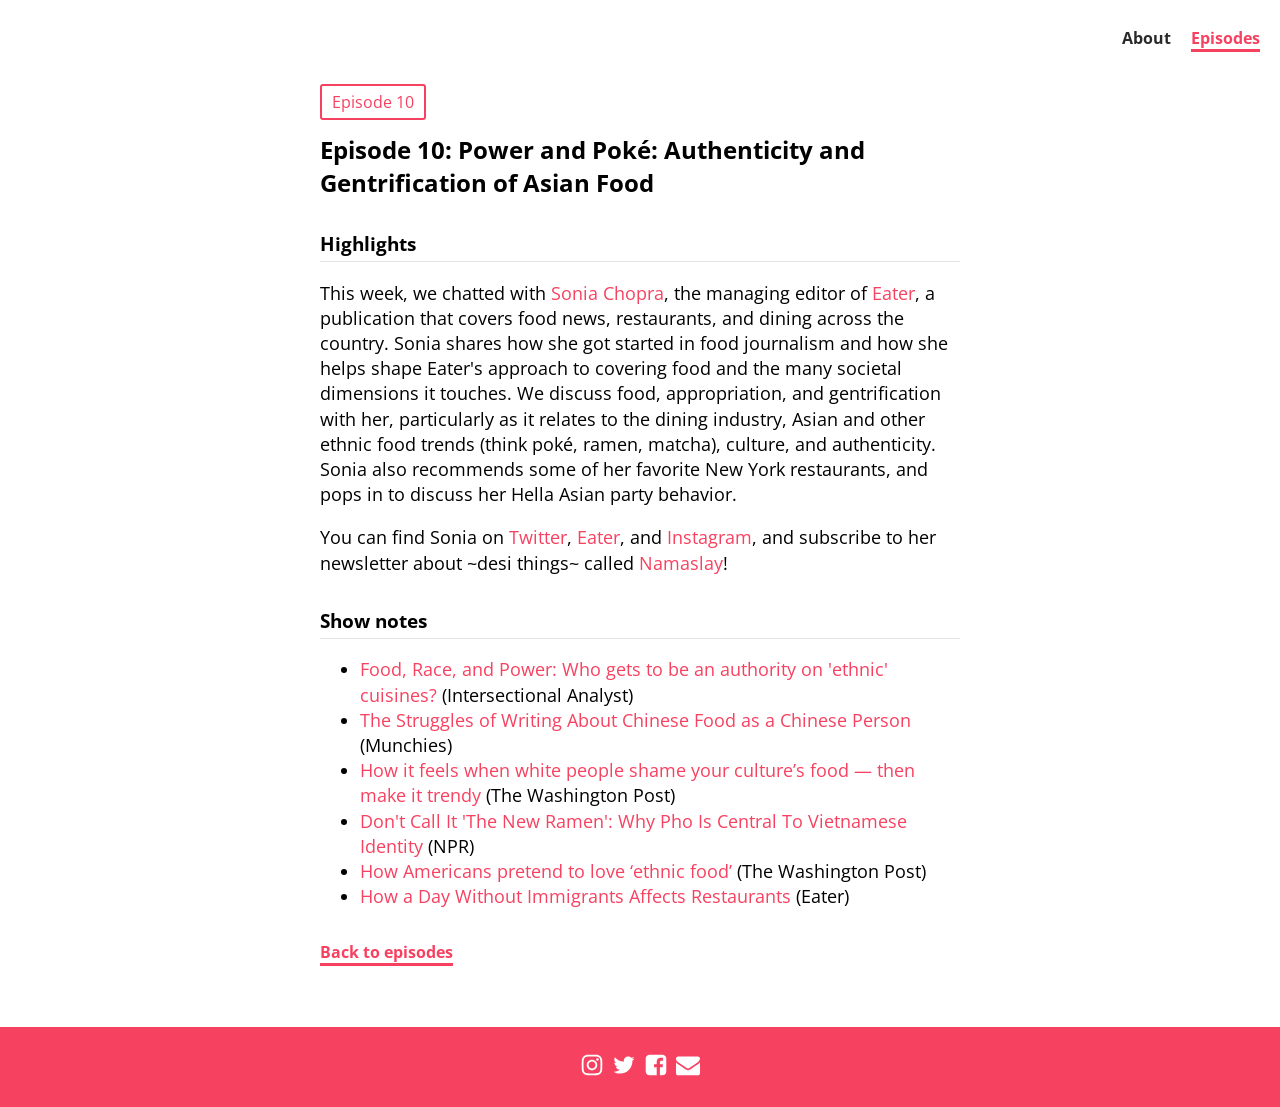
<file: episodes/10/index.html>
<!doctype html>
<html>
  <head>
    <meta charset="utf-8">
    
    <!-- Always force latest IE rendering engine or request Chrome Frame -->
    <meta content="IE=edge,chrome=1" http-equiv="X-UA-Compatible">
    <meta name="viewport" content="width=device-width, initial-scale=1">
    <meta property="og:description" content="A podcast exploring different facets of the Asian American experience.">
    <meta property="og:title" content="sweet and sour">
    <meta property="og:url" content="http://sweetandsour.fm">
    <link rel="shortcut icon" href="/images/favicon.ico">
    
    <title>sweet and sour</title>
    <link href="https://fonts.googleapis.com/css?family=Open+Sans:300,400,600" rel="stylesheet">
    <link href="../../stylesheets/normalize-ef7858ef.css" rel="stylesheet" type="text/css" /><link href="../../stylesheets/index-2a14cb09.css" rel="stylesheet" type="text/css" /><link href="../../stylesheets/episode-40a3b19e.css" rel="stylesheet" type="text/css" />
  </head>
  
  <body>
    <header class="site-header">
  <p><a href="/about">About</a></p>
  <p><a href="/episodes" class="active-nav">Episodes</a></p>
</header>
<div class="episode-details">
  <div class="episode-description">
    <span class="episode-label">Episode 10</span>
    <h2>Episode 10: Power and Poké: Authenticity and Gentrification of Asian Food</h2>
    <div class="responsive-object">
      <a class="embedly-card" href=https://bumpers.fm/e/b4sqp2t5t5q0017adgk0 ></a>
    </div>
  </div>
  <div class="episode-notes">
    <h3>Highlights</h3>
    <p>This week, we chatted with <a href="https://twitter.com/soniachopra">Sonia Chopra</a>, the managing editor of <a href="https://www.eater.com/">Eater</a>, a publication that covers food news, restaurants, and dining across the country. Sonia shares how she got started in food journalism and how she helps shape Eater's approach to covering food and the many societal dimensions it touches. We discuss food, appropriation, and gentrification with her, particularly as it relates to the dining industry, Asian and other ethnic food trends (think poké, ramen, matcha), culture, and authenticity. Sonia also recommends some of her favorite New York restaurants, and pops in to discuss her Hella Asian party behavior.</p><p>You can find Sonia on <a href="https://twitter.com/soniachopra">Twitter</a>,  <a href="https://www.eater.com/authors/sonia-chopra">Eater</a>, and <a href="https://www.instagram.com/soniachopra/">Instagram</a>, and subscribe to her newsletter about ~desi things~ called <a href="http://tinyletter.com/namaslay">Namaslay</a>!</p>
      <div class="show-notes">
        <h3>Show notes</h3>
        <ul><li><a href="http://www.intersectionalanalyst.com/intersectional-analyst/2017/1/7/who-gets-to-be-an-authority-on-ethnic-cuisines">Food, Race, and Power: Who gets to be an authority on 'ethnic' cuisines?</a> (Intersectional Analyst)</li><li><a href="https://munchies.vice.com/en_us/article/the-struggles-of-writing-about-chinese-food-as-a-chinese-person">The Struggles of Writing About Chinese Food as a Chinese Person</a> (Munchies)</li><li><a href="https://www.washingtonpost.com/posteverything/wp/2015/08/31/childhood-friends-called-my-food-chinese-grossness-how-did-it-become-americas-hottest-food-trend/?utm_term=.55bec0805f2b">How it feels when white people shame your culture’s food — then make it trendy</a> (The Washington Post)</li><li><a href="http://www.npr.org/sections/thesalt/2016/09/13/493322073/dont-call-it-the-new-ramen-why-pho-is-central-to-vietnamese-identity">Don't Call It 'The New Ramen': Why Pho Is Central To Vietnamese Identity</a> (NPR)</li><li><a href="https://www.washingtonpost.com/news/wonk/wp/2016/04/22/the-great-ethnic-food-lie/?utm_term=.0ed5830a1a28">How Americans pretend to love ‘ethnic food’</a> (The Washington Post)</li><li><a href="https://www.eater.com/2017/2/16/14640486/day-without-immigrants-strike-restaurants">How a Day Without Immigrants Affects Restaurants</a> (Eater)</li></ul>
      </div>
    <div class="back-to-episodes">
      <h4><a href="/episodes">Back to episodes</a></h4>
    </div>
  </div>
</div>
<script async src="//cdn.embedly.com/widgets/platform.js" charset="UTF-8"></script>
  </body>
  <footer class="site-footer">
  <div class="social-icon">
    <a href="https://www.instagram.com/sweetandsourfm/" target="_blank"><svg class="icon icon-instagram"><use xlink:href="/stylesheets/def-62936b0e.svg#icon-instagram"></use></svg></a>
  </div>

  <div class="social-icon">
    <a href="https://twitter.com/sweetandsourfm" target="_blank"><svg class="icon icon-twitter"><use xlink:href="/stylesheets/def-62936b0e.svg#icon-twitter"></use></svg></a>
  </div>

<div class="social-icon">
    <a href="https://www.facebook.com/sweetandsourfm/" target="_blank"><svg class="icon icon-twitter"><use xlink:href="/stylesheets/def-62936b0e.svg#icon-facebook-square"></use></svg></a>
  </div>

  <div class="social-icon">
    <a href="http://eepurl.com/dp2wXf" target="_blank"><svg class="icon icon-envelope"><use xlink:href="/stylesheets/def-62936b0e.svg#icon-envelope"></use></svg></a>
  </div>
</footer>
</html>
</file>
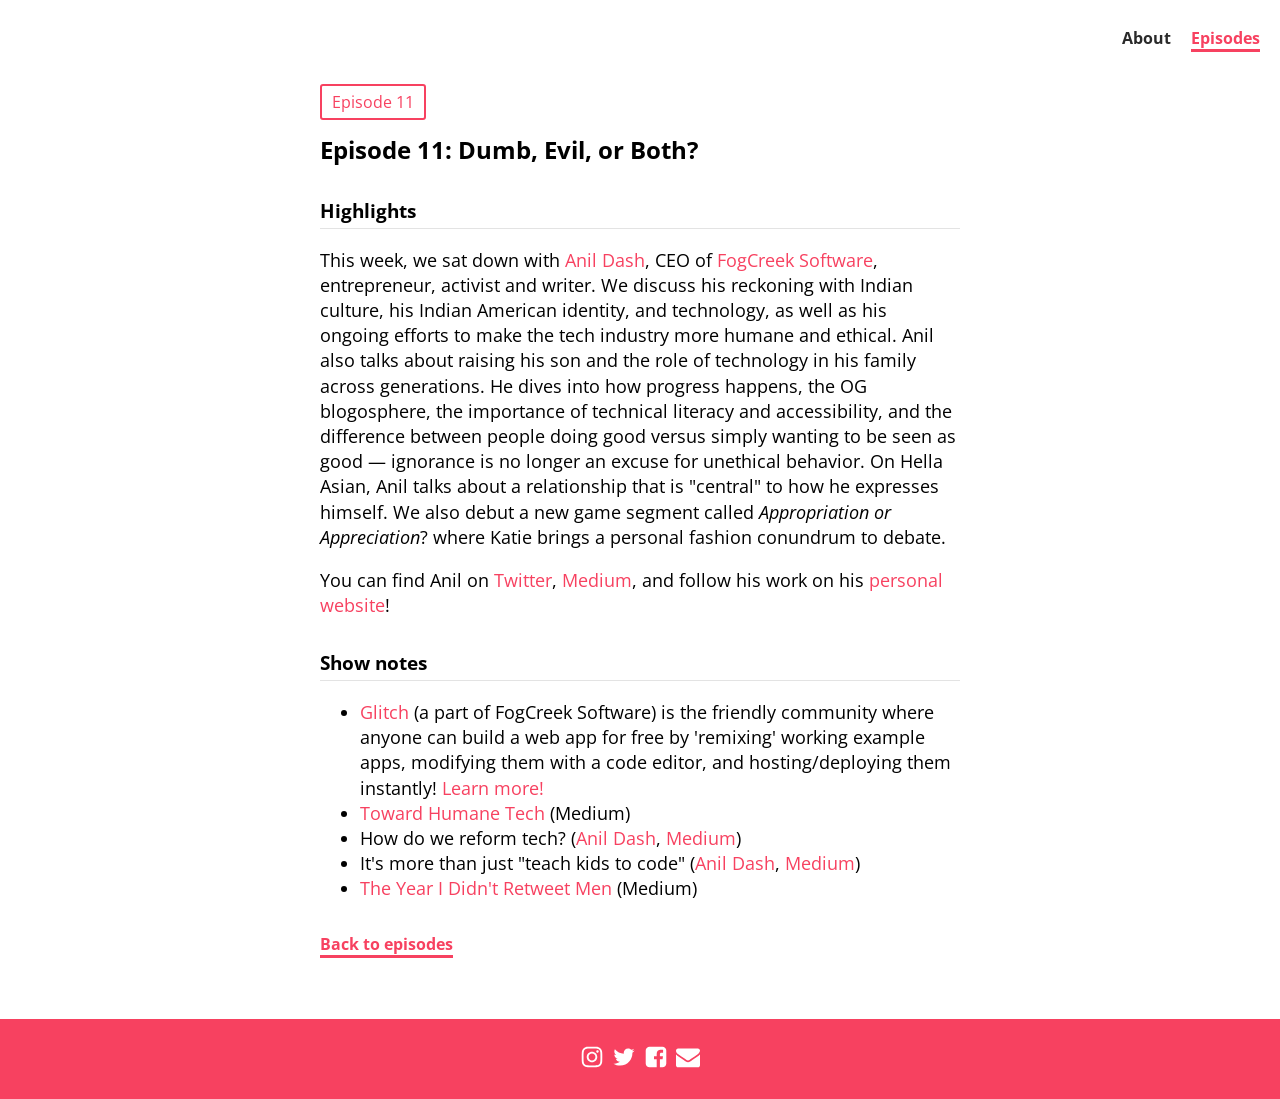
<file: episodes/11/index.html>
<!doctype html>
<html>
  <head>
    <meta charset="utf-8">
    
    <!-- Always force latest IE rendering engine or request Chrome Frame -->
    <meta content="IE=edge,chrome=1" http-equiv="X-UA-Compatible">
    <meta name="viewport" content="width=device-width, initial-scale=1">
    <meta property="og:description" content="A podcast exploring different facets of the Asian American experience.">
    <meta property="og:title" content="sweet and sour">
    <meta property="og:url" content="http://sweetandsour.fm">
    <link rel="shortcut icon" href="/images/favicon.ico">
    
    <title>sweet and sour</title>
    <link href="https://fonts.googleapis.com/css?family=Open+Sans:300,400,600" rel="stylesheet">
    <link href="../../stylesheets/normalize-ef7858ef.css" rel="stylesheet" type="text/css" /><link href="../../stylesheets/index-2a14cb09.css" rel="stylesheet" type="text/css" /><link href="../../stylesheets/episode-40a3b19e.css" rel="stylesheet" type="text/css" />
  </head>
  
  <body>
    <header class="site-header">
  <p><a href="/about">About</a></p>
  <p><a href="/episodes" class="active-nav">Episodes</a></p>
</header>
<div class="episode-details">
  <div class="episode-description">
    <span class="episode-label">Episode 11</span>
    <h2>Episode 11: Dumb, Evil, or Both?</h2>
    <div class="responsive-object">
      <a class="embedly-card" href=https://bumpers.fm/e/b55vaoom20ug015ul740 ></a>
    </div>
  </div>
  <div class="episode-notes">
    <h3>Highlights</h3>
    <p>This week, we sat down with <a href="https://twitter.com/anildash">Anil Dash</a>, CEO of <a href="http://www.fogcreek.com/">FogCreek Software</a>, entrepreneur, activist and writer. We discuss his reckoning with Indian culture, his Indian American identity, and technology, as well as his ongoing efforts to make the tech industry more humane and ethical. Anil also talks about raising his son and the role of technology in his family across generations. He dives into how progress happens, the OG blogosphere, the importance of technical literacy and accessibility, and the difference between people doing good versus simply wanting to be seen as good — ignorance is no longer an excuse for unethical behavior. On Hella Asian, Anil talks about a relationship that is "central" to how he expresses himself. We also debut a new game segment called <em>Appropriation or Appreciation</em>? where Katie brings a personal fashion conundrum to debate.</p><p>You can find Anil on <a href="https://twitter.com/anildash">Twitter</a>, <a href="https://medium.com/@anildash">Medium</a>, and follow his work on his <a href="http://anildash.com/">personal website</a>!</p>
      <div class="show-notes">
        <h3>Show notes</h3>
        <ul><li><a href="https://glitch.com/">Glitch</a> (a part of FogCreek Software) is the friendly community where anyone can build a web app for free by 'remixing' working example apps, modifying them with a code editor, and hosting/deploying them instantly! <a href="https://glitch.com/about/">Learn more!</a></li><li><a href="https://medium.com/humane-tech/toward-humane-tech-23a20405681a">Toward Humane Tech</a> (Medium)</li><li>How do we reform tech? (<a href="http://anildash.com/2016/10/how-do-we-reform-tech.html">Anil Dash</a>, <a href="https://medium.com/humane-tech/how-do-we-reform-tech-581d58ee11fd">Medium</a>)</li><li>It's more than just "teach kids to code" (<a href="http://anildash.com/2016/09/its-more-than-just-teach-kids-to-code.html">Anil Dash</a>, <a href="https://medium.com/humane-tech/its-more-than-just-teach-kids-to-code-177fd6cb7184">Medium</a>)</li><li><a href="https://medium.com/the-web-we-make/the-year-i-didnt-retweet-men-79403a7eade1">The Year I Didn't Retweet Men</a> (Medium)</li></ul>
      </div>
    <div class="back-to-episodes">
      <h4><a href="/episodes">Back to episodes</a></h4>
    </div>
  </div>
</div>
<script async src="//cdn.embedly.com/widgets/platform.js" charset="UTF-8"></script>
  </body>
  <footer class="site-footer">
  <div class="social-icon">
    <a href="https://www.instagram.com/sweetandsourfm/" target="_blank"><svg class="icon icon-instagram"><use xlink:href="/stylesheets/def-62936b0e.svg#icon-instagram"></use></svg></a>
  </div>

  <div class="social-icon">
    <a href="https://twitter.com/sweetandsourfm" target="_blank"><svg class="icon icon-twitter"><use xlink:href="/stylesheets/def-62936b0e.svg#icon-twitter"></use></svg></a>
  </div>

<div class="social-icon">
    <a href="https://www.facebook.com/sweetandsourfm/" target="_blank"><svg class="icon icon-twitter"><use xlink:href="/stylesheets/def-62936b0e.svg#icon-facebook-square"></use></svg></a>
  </div>

  <div class="social-icon">
    <a href="http://eepurl.com/dp2wXf" target="_blank"><svg class="icon icon-envelope"><use xlink:href="/stylesheets/def-62936b0e.svg#icon-envelope"></use></svg></a>
  </div>
</footer>
</html>
</file>
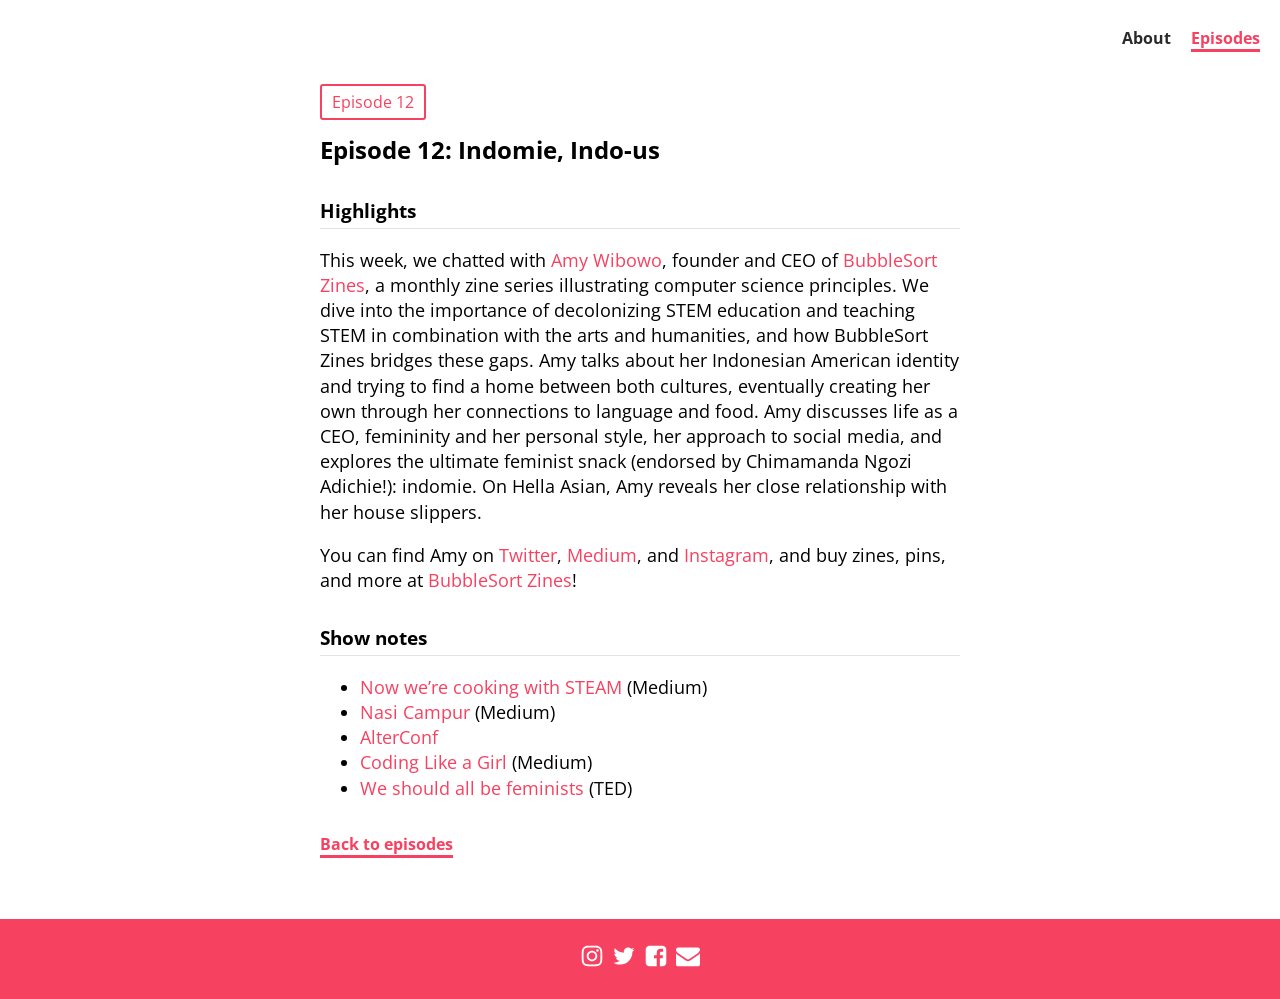
<file: episodes/12/index.html>
<!doctype html>
<html>
  <head>
    <meta charset="utf-8">
    
    <!-- Always force latest IE rendering engine or request Chrome Frame -->
    <meta content="IE=edge,chrome=1" http-equiv="X-UA-Compatible">
    <meta name="viewport" content="width=device-width, initial-scale=1">
    <meta property="og:description" content="A podcast exploring different facets of the Asian American experience.">
    <meta property="og:title" content="sweet and sour">
    <meta property="og:url" content="http://sweetandsour.fm">
    <link rel="shortcut icon" href="/images/favicon.ico">
    
    <title>sweet and sour</title>
    <link href="https://fonts.googleapis.com/css?family=Open+Sans:300,400,600" rel="stylesheet">
    <link href="../../stylesheets/normalize-ef7858ef.css" rel="stylesheet" type="text/css" /><link href="../../stylesheets/index-2a14cb09.css" rel="stylesheet" type="text/css" /><link href="../../stylesheets/episode-40a3b19e.css" rel="stylesheet" type="text/css" />
  </head>
  
  <body>
    <header class="site-header">
  <p><a href="/about">About</a></p>
  <p><a href="/episodes" class="active-nav">Episodes</a></p>
</header>
<div class="episode-details">
  <div class="episode-description">
    <span class="episode-label">Episode 12</span>
    <h2>Episode 12: Indomie, Indo-us</h2>
    <div class="responsive-object">
      <a class="embedly-card" href=https://bumpers.fm/e/b5j5fm4dfogg014c1usg ></a>
    </div>
  </div>
  <div class="episode-notes">
    <h3>Highlights</h3>
    <p>This week, we chatted with <a href="https://twitter.com/sailorhg">Amy Wibowo</a>, founder and CEO of <a href="https://shop.bubblesort.io/">BubbleSort Zines</a>, a monthly zine series illustrating computer science principles. We dive into the importance of decolonizing STEM education and teaching STEM in combination with the arts and humanities, and how BubbleSort Zines bridges these gaps. Amy talks about her Indonesian American identity and trying to find a home between both cultures, eventually creating her own through her connections to language and food. Amy discusses life as a CEO, femininity and her personal style, her approach to social media, and explores the ultimate feminist snack (endorsed by Chimamanda Ngozi Adichie!): indomie. On Hella Asian, Amy reveals her close relationship with her house slippers.</p><p>You can find Amy on <a href="https://twitter.com/sailorhg">Twitter</a>, <a href="https://medium.com/@sailorhg">Medium</a>, and <a href="https://www.instagram.com/sailorhg/">Instagram</a>, and buy zines, pins, and more at <a href="https://shop.bubblesort.io/">BubbleSort Zines</a>!</p>
      <div class="show-notes">
        <h3>Show notes</h3>
        <ul><li><a href="https://medium.com/@sailorhg/now-were-cooking-with-steam-abfb41cf8996">Now we’re cooking with STEAM</a> (Medium)</li><li><a href="https://medium.com/@sailorhg/nasi-campur-82ca90d1791">Nasi Campur</a> (Medium)</li><li><a href="https://alterconf.com/">AlterConf</a></li><li><a href="https://medium.com/@sailorhg/coding-like-a-girl-595b90791cce">Coding Like a Girl</a> (Medium)</li><li><a href="https://www.ted.com/talks/chimamanda_ngozi_adichie_we_should_all_be_feminists">We should all be feminists</a> (TED)</li></ul>
      </div>
    <div class="back-to-episodes">
      <h4><a href="/episodes">Back to episodes</a></h4>
    </div>
  </div>
</div>
<script async src="//cdn.embedly.com/widgets/platform.js" charset="UTF-8"></script>
  </body>
  <footer class="site-footer">
  <div class="social-icon">
    <a href="https://www.instagram.com/sweetandsourfm/" target="_blank"><svg class="icon icon-instagram"><use xlink:href="/stylesheets/def-62936b0e.svg#icon-instagram"></use></svg></a>
  </div>

  <div class="social-icon">
    <a href="https://twitter.com/sweetandsourfm" target="_blank"><svg class="icon icon-twitter"><use xlink:href="/stylesheets/def-62936b0e.svg#icon-twitter"></use></svg></a>
  </div>

<div class="social-icon">
    <a href="https://www.facebook.com/sweetandsourfm/" target="_blank"><svg class="icon icon-twitter"><use xlink:href="/stylesheets/def-62936b0e.svg#icon-facebook-square"></use></svg></a>
  </div>

  <div class="social-icon">
    <a href="http://eepurl.com/dp2wXf" target="_blank"><svg class="icon icon-envelope"><use xlink:href="/stylesheets/def-62936b0e.svg#icon-envelope"></use></svg></a>
  </div>
</footer>
</html>
</file>
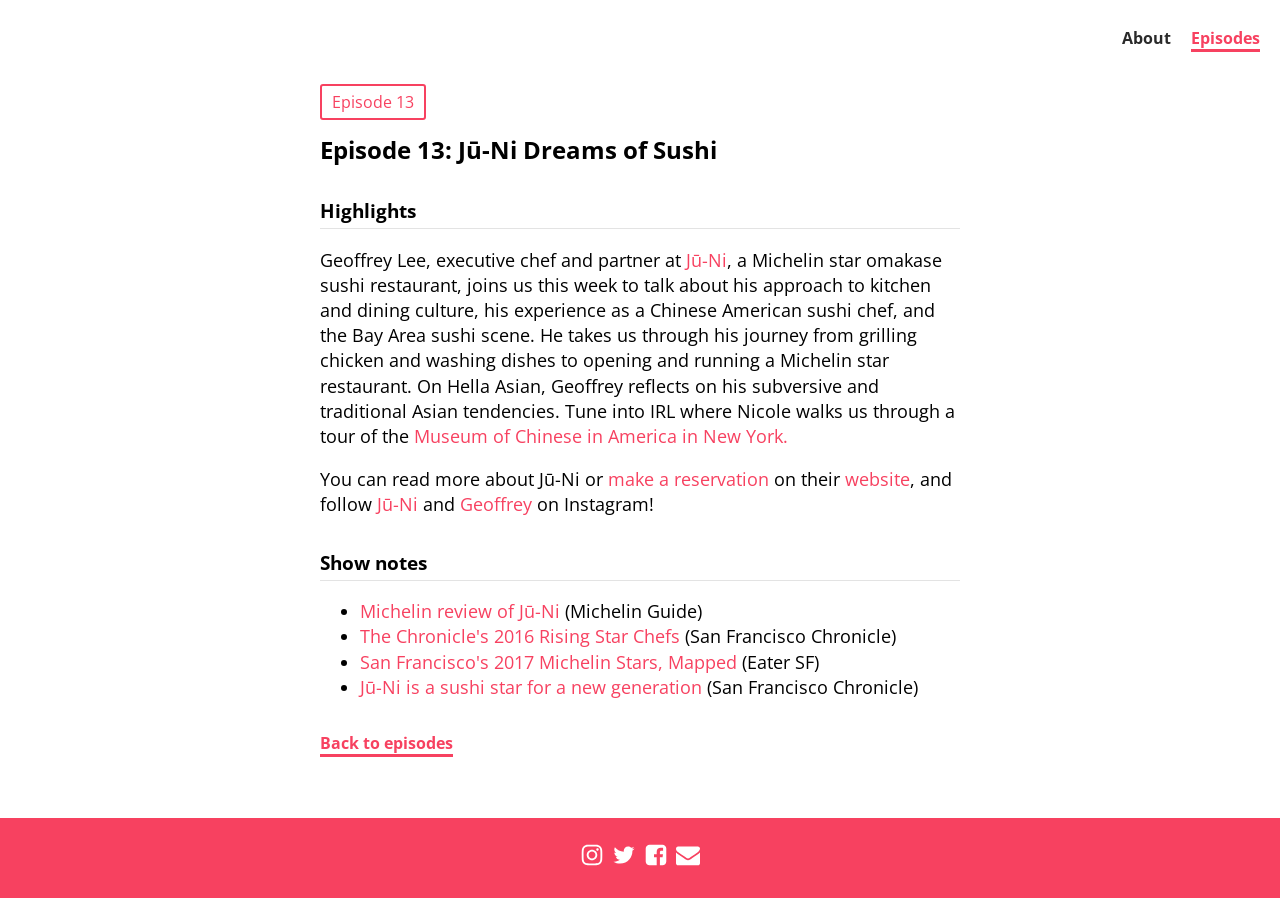
<file: episodes/13/index.html>
<!doctype html>
<html>
  <head>
    <meta charset="utf-8">
    
    <!-- Always force latest IE rendering engine or request Chrome Frame -->
    <meta content="IE=edge,chrome=1" http-equiv="X-UA-Compatible">
    <meta name="viewport" content="width=device-width, initial-scale=1">
    <meta property="og:description" content="A podcast exploring different facets of the Asian American experience.">
    <meta property="og:title" content="sweet and sour">
    <meta property="og:url" content="http://sweetandsour.fm">
    <link rel="shortcut icon" href="/images/favicon.ico">
    
    <title>sweet and sour</title>
    <link href="https://fonts.googleapis.com/css?family=Open+Sans:300,400,600" rel="stylesheet">
    <link href="../../stylesheets/normalize-ef7858ef.css" rel="stylesheet" type="text/css" /><link href="../../stylesheets/index-2a14cb09.css" rel="stylesheet" type="text/css" /><link href="../../stylesheets/episode-40a3b19e.css" rel="stylesheet" type="text/css" />
  </head>
  
  <body>
    <header class="site-header">
  <p><a href="/about">About</a></p>
  <p><a href="/episodes" class="active-nav">Episodes</a></p>
</header>
<div class="episode-details">
  <div class="episode-description">
    <span class="episode-label">Episode 13</span>
    <h2>Episode 13: Jū-Ni Dreams of Sushi</h2>
    <div class="responsive-object">
      <a class="embedly-card" href=https://bumpers.fm/e/b5tn1esq30u0013msmd0 ></a>
    </div>
  </div>
  <div class="episode-notes">
    <h3>Highlights</h3>
    <p>Geoffrey Lee, executive chef and partner at <a href="http://www.junisf.com/">Jū-Ni</a>, a Michelin star omakase sushi restaurant, joins us this week to talk about his approach to kitchen and dining culture, his experience as a Chinese American sushi chef, and the Bay Area sushi scene. He takes us through his journey from grilling chicken and washing dishes to opening and running a Michelin star restaurant. On Hella Asian, Geoffrey reflects on his subversive and traditional Asian tendencies. Tune into IRL where Nicole walks us through a tour of the <a href="http://www.mocanyc.org/">Museum of Chinese in America in New York.</a></p><p>You can read more about Jū-Ni or <a href="http://www.junisf.com/reservations">make a reservation</a> on their <a href="http://www.junisf.com/">website</a>, and follow <a href="https://www.instagram.com/juni_sf/">Jū-Ni</a> and <a href="https://www.instagram.com/chefgeoffreylee/">Geoffrey</a> on Instagram!</p>
      <div class="show-notes">
        <h3>Show notes</h3>
        <ul><li><a href="https://www.viamichelin.com/web/Restaurant/San_Francisco-94117-ju_ni-500743-41102">Michelin review of Jū-Ni</a> (Michelin Guide)</li><li><a href="http://www.sfchronicle.com/restaurants/article/The-Chronicle-s-2016-Rising-Star-Chefs-7220567.php">The Chronicle's 2016 Rising Star Chefs</a> (San Francisco Chronicle)</li><li><a href="https://sf.eater.com/maps/michelin-stars-san-francisco-bay-area-2017-map">San Francisco's 2017 Michelin Stars, Mapped</a> (Eater SF)</li><li><a href="http://www.sfchronicle.com/restaurants/diningout/article/Ju-ni-is-a-sushi-star-for-a-new-generation-8323351.php">Jū-Ni is a sushi star for a new generation</a> (San Francisco Chronicle)</li></ul>
      </div>
    <div class="back-to-episodes">
      <h4><a href="/episodes">Back to episodes</a></h4>
    </div>
  </div>
</div>
<script async src="//cdn.embedly.com/widgets/platform.js" charset="UTF-8"></script>
  </body>
  <footer class="site-footer">
  <div class="social-icon">
    <a href="https://www.instagram.com/sweetandsourfm/" target="_blank"><svg class="icon icon-instagram"><use xlink:href="/stylesheets/def-62936b0e.svg#icon-instagram"></use></svg></a>
  </div>

  <div class="social-icon">
    <a href="https://twitter.com/sweetandsourfm" target="_blank"><svg class="icon icon-twitter"><use xlink:href="/stylesheets/def-62936b0e.svg#icon-twitter"></use></svg></a>
  </div>

<div class="social-icon">
    <a href="https://www.facebook.com/sweetandsourfm/" target="_blank"><svg class="icon icon-twitter"><use xlink:href="/stylesheets/def-62936b0e.svg#icon-facebook-square"></use></svg></a>
  </div>

  <div class="social-icon">
    <a href="http://eepurl.com/dp2wXf" target="_blank"><svg class="icon icon-envelope"><use xlink:href="/stylesheets/def-62936b0e.svg#icon-envelope"></use></svg></a>
  </div>
</footer>
</html>
</file>
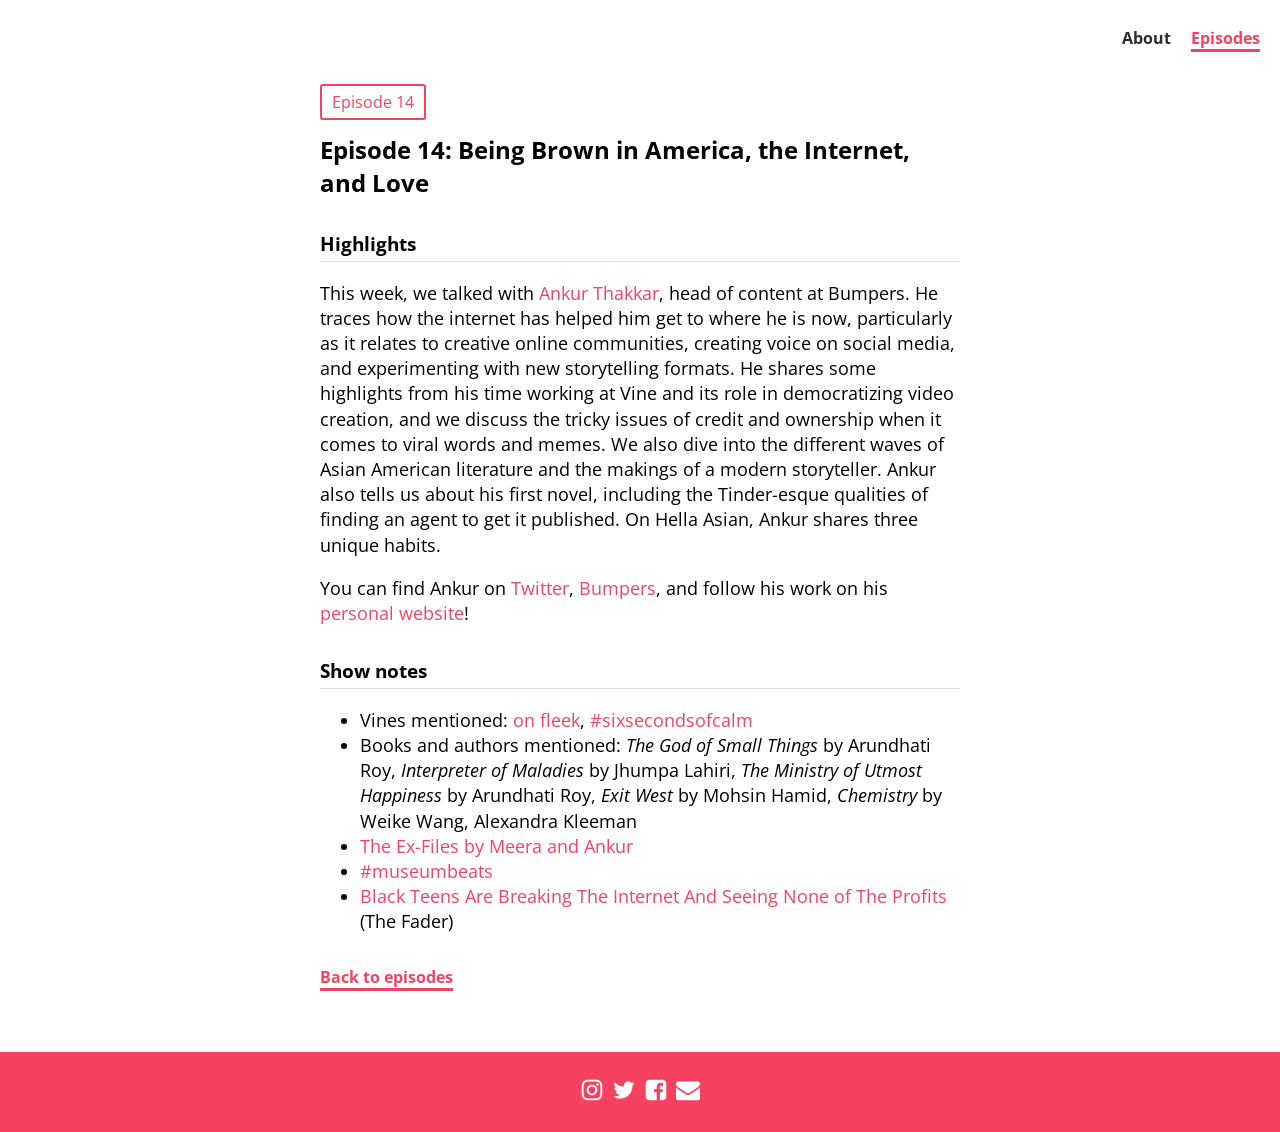
<file: episodes/14/index.html>
<!doctype html>
<html>
  <head>
    <meta charset="utf-8">
    
    <!-- Always force latest IE rendering engine or request Chrome Frame -->
    <meta content="IE=edge,chrome=1" http-equiv="X-UA-Compatible">
    <meta name="viewport" content="width=device-width, initial-scale=1">
    <meta property="og:description" content="A podcast exploring different facets of the Asian American experience.">
    <meta property="og:title" content="sweet and sour">
    <meta property="og:url" content="http://sweetandsour.fm">
    <link rel="shortcut icon" href="/images/favicon.ico">
    
    <title>sweet and sour</title>
    <link href="https://fonts.googleapis.com/css?family=Open+Sans:300,400,600" rel="stylesheet">
    <link href="../../stylesheets/normalize-ef7858ef.css" rel="stylesheet" type="text/css" /><link href="../../stylesheets/index-2a14cb09.css" rel="stylesheet" type="text/css" /><link href="../../stylesheets/episode-40a3b19e.css" rel="stylesheet" type="text/css" />
  </head>
  
  <body>
    <header class="site-header">
  <p><a href="/about">About</a></p>
  <p><a href="/episodes" class="active-nav">Episodes</a></p>
</header>
<div class="episode-details">
  <div class="episode-description">
    <span class="episode-label">Episode 14</span>
    <h2>Episode 14: Being Brown in America, the Internet, and Love</h2>
    <div class="responsive-object">
      <a class="embedly-card" href=https://bumpers.fm/e/b69kff4c87l001175l4g ></a>
    </div>
  </div>
  <div class="episode-notes">
    <h3>Highlights</h3>
    <p>This week, we talked with <a href="https://twitter.com/ankurthakkar">Ankur Thakkar</a>, head of content at Bumpers. He traces how the internet has helped him get to where he is now, particularly as it relates to creative online communities, creating voice on social media, and experimenting with new storytelling formats. He shares some highlights from his time working at Vine and its role in democratizing video creation, and we discuss the tricky issues of credit and ownership when it comes to viral words and memes. We also dive into the different waves of Asian American literature and the makings of a modern storyteller. Ankur also tells us about his first novel, including the Tinder-esque qualities of finding an agent to get it published. On Hella Asian, Ankur shares three unique habits.</p><p>You can find Ankur on <a href="https://twitter.com/ankurthakkar">Twitter</a>, <a href="https://bumpers.fm/u/ankur">Bumpers</a>, and follow his work on his <a href="http://ankurthakkar.com/">personal website</a>!</p>
      <div class="show-notes">
        <h3>Show notes</h3>
        <ul><li>Vines mentioned: <a href="https://vine.co/v/MTFn7EPvtnd">on fleek</a>, <a href="https://vine.co/v/5aXdu0wBAvW">#sixsecondsofcalm</a></li><li>Books and authors mentioned: <em>The God of Small Things</em> by Arundhati Roy, <em>Interpreter of Maladies</em> by Jhumpa Lahiri, <em>The Ministry of Utmost Happiness</em> by Arundhati Roy, <em>Exit West</em> by Mohsin Hamid, <em>Chemistry</em> by Weike Wang, Alexandra Kleeman</li><li><a href="http://tinyletter.com/exfiles/">The Ex-Files by Meera and Ankur</a></li><li><a href="https://twitter.com/i/moments/876831258575343616">#museumbeats</a></li><li><a href="http://www.thefader.com/2015/12/03/on-fleek-peaches-monroee-meechie-viral-vines">Black Teens Are Breaking The Internet And Seeing None of The Profits</a> (The Fader)</li></ul>
      </div>
    <div class="back-to-episodes">
      <h4><a href="/episodes">Back to episodes</a></h4>
    </div>
  </div>
</div>
<script async src="//cdn.embedly.com/widgets/platform.js" charset="UTF-8"></script>
  </body>
  <footer class="site-footer">
  <div class="social-icon">
    <a href="https://www.instagram.com/sweetandsourfm/" target="_blank"><svg class="icon icon-instagram"><use xlink:href="/stylesheets/def-62936b0e.svg#icon-instagram"></use></svg></a>
  </div>

  <div class="social-icon">
    <a href="https://twitter.com/sweetandsourfm" target="_blank"><svg class="icon icon-twitter"><use xlink:href="/stylesheets/def-62936b0e.svg#icon-twitter"></use></svg></a>
  </div>

<div class="social-icon">
    <a href="https://www.facebook.com/sweetandsourfm/" target="_blank"><svg class="icon icon-twitter"><use xlink:href="/stylesheets/def-62936b0e.svg#icon-facebook-square"></use></svg></a>
  </div>

  <div class="social-icon">
    <a href="http://eepurl.com/dp2wXf" target="_blank"><svg class="icon icon-envelope"><use xlink:href="/stylesheets/def-62936b0e.svg#icon-envelope"></use></svg></a>
  </div>
</footer>
</html>
</file>
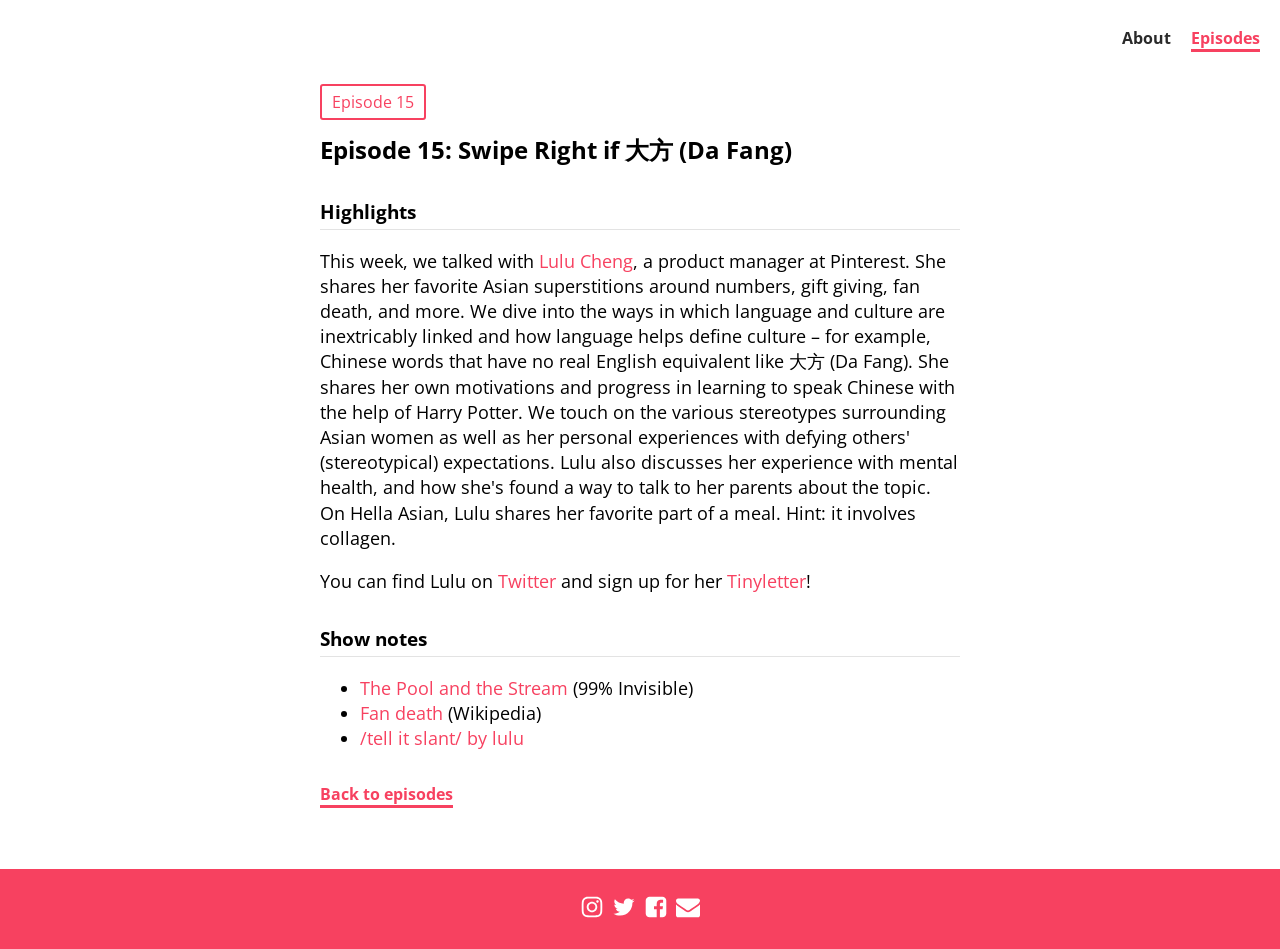
<file: episodes/15/index.html>
<!doctype html>
<html>
  <head>
    <meta charset="utf-8">
    
    <!-- Always force latest IE rendering engine or request Chrome Frame -->
    <meta content="IE=edge,chrome=1" http-equiv="X-UA-Compatible">
    <meta name="viewport" content="width=device-width, initial-scale=1">
    <meta property="og:description" content="A podcast exploring different facets of the Asian American experience.">
    <meta property="og:title" content="sweet and sour">
    <meta property="og:url" content="http://sweetandsour.fm">
    <link rel="shortcut icon" href="/images/favicon.ico">
    
    <title>sweet and sour</title>
    <link href="https://fonts.googleapis.com/css?family=Open+Sans:300,400,600" rel="stylesheet">
    <link href="../../stylesheets/normalize-ef7858ef.css" rel="stylesheet" type="text/css" /><link href="../../stylesheets/index-2a14cb09.css" rel="stylesheet" type="text/css" /><link href="../../stylesheets/episode-40a3b19e.css" rel="stylesheet" type="text/css" />
  </head>
  
  <body>
    <header class="site-header">
  <p><a href="/about">About</a></p>
  <p><a href="/episodes" class="active-nav">Episodes</a></p>
</header>
<div class="episode-details">
  <div class="episode-description">
    <span class="episode-label">Episode 15</span>
    <h2>Episode 15: Swipe Right if 大方 (Da Fang)</h2>
    <div class="responsive-object">
      <a class="embedly-card" href=https://bumpers.fm/e/b7220re75v60016ik870 ></a>
    </div>
  </div>
  <div class="episode-notes">
    <h3>Highlights</h3>
    <p>This week, we talked with <a href="https://twitter.com/lulu_cheng">Lulu Cheng</a>, a product manager at Pinterest. She shares her favorite Asian superstitions around numbers, gift giving, fan death, and more. We dive into the ways in which language and culture are inextricably linked and how language helps define culture – for example, Chinese words that have no real English equivalent like 大方 (Da Fang). She shares her own motivations and progress in learning to speak Chinese with the help of Harry Potter. We touch on the various stereotypes surrounding Asian women as well as her personal experiences with defying others' (stereotypical) expectations. Lulu also discusses her experience with mental health, and how she's found a way to talk to her parents about the topic. On Hella Asian, Lulu shares her favorite part of a meal. Hint: it involves collagen.</p><p>You can find Lulu on <a href="https://twitter.com/lulu_cheng">Twitter</a> and sign up for her <a href="http://tinyletter.com/lulucheng">Tinyletter</a>!</p>
      <div class="show-notes">
        <h3>Show notes</h3>
        <ul><li><a href="http://99percentinvisible.org/episode/the-pool-and-the-stream/">The Pool and the Stream</a> (99% Invisible)</li><li><a href="https://en.wikipedia.org/wiki/Fan_death">Fan death</a> (Wikipedia)</li><li><a href="https://tinyletter.com/lulucheng">/tell it slant/ by lulu</a></li></ul>
      </div>
    <div class="back-to-episodes">
      <h4><a href="/episodes">Back to episodes</a></h4>
    </div>
  </div>
</div>
<script async src="//cdn.embedly.com/widgets/platform.js" charset="UTF-8"></script>
  </body>
  <footer class="site-footer">
  <div class="social-icon">
    <a href="https://www.instagram.com/sweetandsourfm/" target="_blank"><svg class="icon icon-instagram"><use xlink:href="/stylesheets/def-62936b0e.svg#icon-instagram"></use></svg></a>
  </div>

  <div class="social-icon">
    <a href="https://twitter.com/sweetandsourfm" target="_blank"><svg class="icon icon-twitter"><use xlink:href="/stylesheets/def-62936b0e.svg#icon-twitter"></use></svg></a>
  </div>

<div class="social-icon">
    <a href="https://www.facebook.com/sweetandsourfm/" target="_blank"><svg class="icon icon-twitter"><use xlink:href="/stylesheets/def-62936b0e.svg#icon-facebook-square"></use></svg></a>
  </div>

  <div class="social-icon">
    <a href="http://eepurl.com/dp2wXf" target="_blank"><svg class="icon icon-envelope"><use xlink:href="/stylesheets/def-62936b0e.svg#icon-envelope"></use></svg></a>
  </div>
</footer>
</html>
</file>
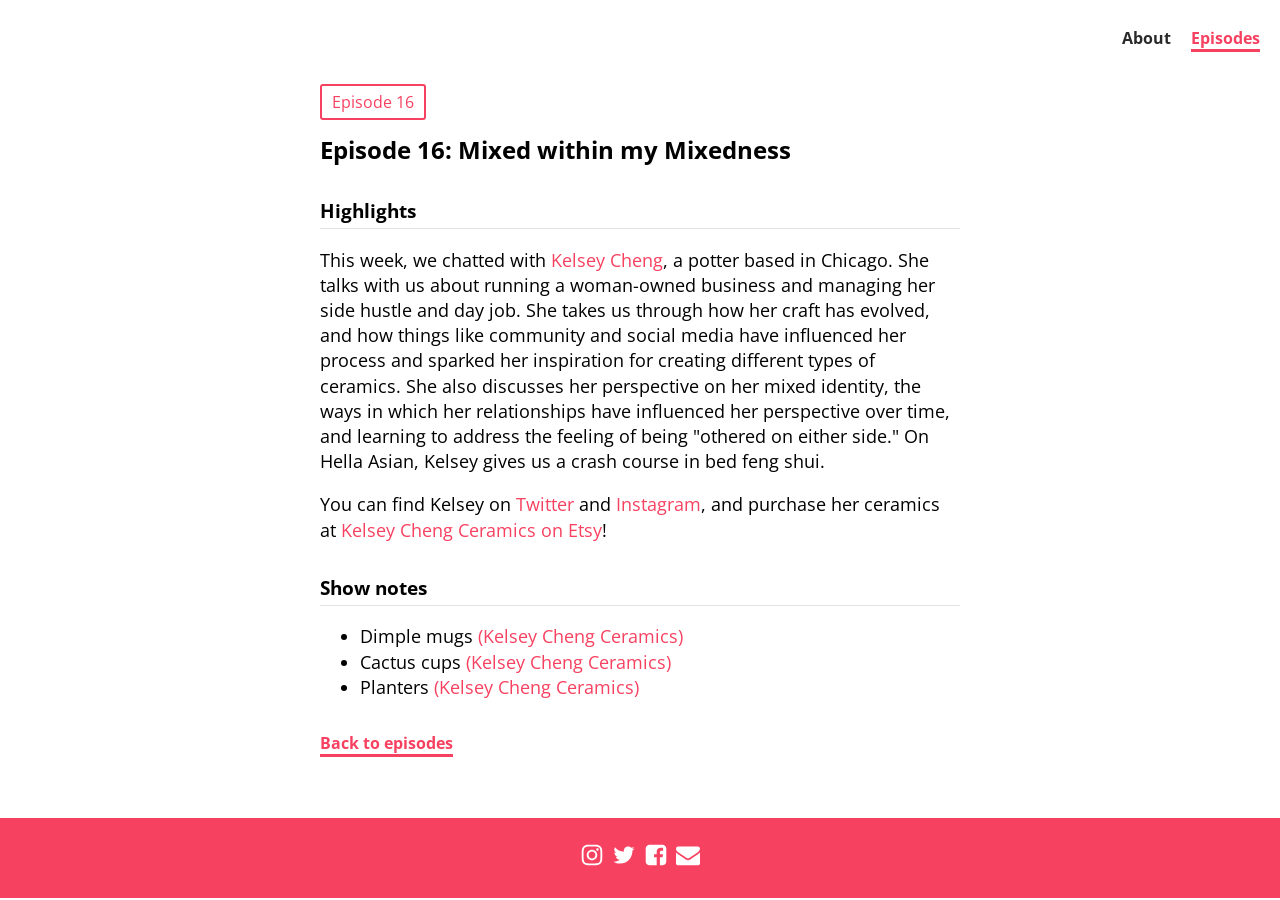
<file: episodes/16/index.html>
<!doctype html>
<html>
  <head>
    <meta charset="utf-8">
    
    <!-- Always force latest IE rendering engine or request Chrome Frame -->
    <meta content="IE=edge,chrome=1" http-equiv="X-UA-Compatible">
    <meta name="viewport" content="width=device-width, initial-scale=1">
    <meta property="og:description" content="A podcast exploring different facets of the Asian American experience.">
    <meta property="og:title" content="sweet and sour">
    <meta property="og:url" content="http://sweetandsour.fm">
    <link rel="shortcut icon" href="/images/favicon.ico">
    
    <title>sweet and sour</title>
    <link href="https://fonts.googleapis.com/css?family=Open+Sans:300,400,600" rel="stylesheet">
    <link href="../../stylesheets/normalize-ef7858ef.css" rel="stylesheet" type="text/css" /><link href="../../stylesheets/index-2a14cb09.css" rel="stylesheet" type="text/css" /><link href="../../stylesheets/episode-40a3b19e.css" rel="stylesheet" type="text/css" />
  </head>
  
  <body>
    <header class="site-header">
  <p><a href="/about">About</a></p>
  <p><a href="/episodes" class="active-nav">Episodes</a></p>
</header>
<div class="episode-details">
  <div class="episode-description">
    <span class="episode-label">Episode 16</span>
    <h2>Episode 16: Mixed within my Mixedness</h2>
    <div class="responsive-object">
      <a class="embedly-card" href=https://bumpers.fm/e/b86v7ikqdqh00135c7r0 ></a>
    </div>
  </div>
  <div class="episode-notes">
    <h3>Highlights</h3>
    <p>This week, we chatted with <a href="https://www.instagram.com/kelseychengceramics/">Kelsey Cheng</a>, a potter based in Chicago. She talks with us about running a woman-owned business and managing her side hustle and day job. She takes us through how her craft has evolved, and how things like community and social media have influenced her process and sparked her inspiration for creating different types of ceramics. She also discusses her perspective on her mixed identity, the ways in which her relationships have influenced her perspective over time, and learning to address the feeling of being "othered on either side." On Hella Asian, Kelsey gives us a crash course in bed feng shui.</p><p>You can find Kelsey on <a href="https://twitter.com/KelseyCheng">Twitter</a> and <a href="https://www.instagram.com/kelseychengceramics/">Instagram</a>, and purchase her ceramics at <a href="https://www.etsy.com/shop/kelseychengceramics">Kelsey Cheng Ceramics on Etsy</a>!</p>
      <div class="show-notes">
        <h3>Show notes</h3>
        <ul><li>Dimple mugs <a href="https://www.etsy.com/shop/kelseychengceramics">(Kelsey Cheng Ceramics)</a></li><li>Cactus cups <a href="https://www.etsy.com/shop/kelseychengceramics">(Kelsey Cheng Ceramics)</a></li><li>Planters <a href="https://www.etsy.com/shop/kelseychengceramics">(Kelsey Cheng Ceramics)</a></li></ul>
      </div>
    <div class="back-to-episodes">
      <h4><a href="/episodes">Back to episodes</a></h4>
    </div>
  </div>
</div>
<script async src="//cdn.embedly.com/widgets/platform.js" charset="UTF-8"></script>
  </body>
  <footer class="site-footer">
  <div class="social-icon">
    <a href="https://www.instagram.com/sweetandsourfm/" target="_blank"><svg class="icon icon-instagram"><use xlink:href="/stylesheets/def-62936b0e.svg#icon-instagram"></use></svg></a>
  </div>

  <div class="social-icon">
    <a href="https://twitter.com/sweetandsourfm" target="_blank"><svg class="icon icon-twitter"><use xlink:href="/stylesheets/def-62936b0e.svg#icon-twitter"></use></svg></a>
  </div>

<div class="social-icon">
    <a href="https://www.facebook.com/sweetandsourfm/" target="_blank"><svg class="icon icon-twitter"><use xlink:href="/stylesheets/def-62936b0e.svg#icon-facebook-square"></use></svg></a>
  </div>

  <div class="social-icon">
    <a href="http://eepurl.com/dp2wXf" target="_blank"><svg class="icon icon-envelope"><use xlink:href="/stylesheets/def-62936b0e.svg#icon-envelope"></use></svg></a>
  </div>
</footer>
</html>
</file>
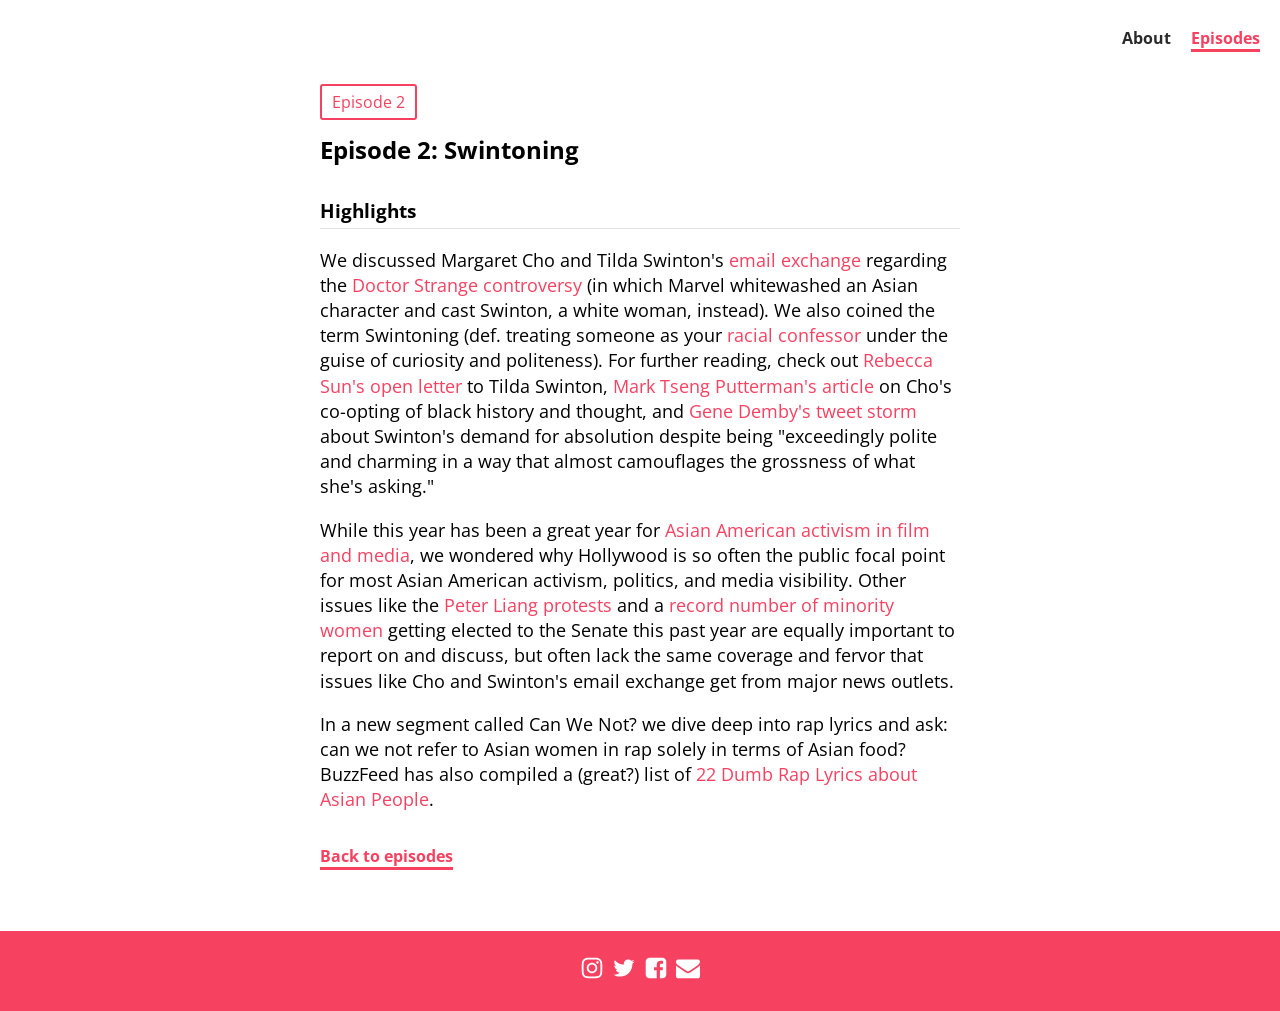
<file: episodes/2/index.html>
<!doctype html>
<html>
  <head>
    <meta charset="utf-8">
    
    <!-- Always force latest IE rendering engine or request Chrome Frame -->
    <meta content="IE=edge,chrome=1" http-equiv="X-UA-Compatible">
    <meta name="viewport" content="width=device-width, initial-scale=1">
    <meta property="og:description" content="A podcast exploring different facets of the Asian American experience.">
    <meta property="og:title" content="sweet and sour">
    <meta property="og:url" content="http://sweetandsour.fm">
    <link rel="shortcut icon" href="/images/favicon.ico">
    
    <title>sweet and sour</title>
    <link href="https://fonts.googleapis.com/css?family=Open+Sans:300,400,600" rel="stylesheet">
    <link href="../../stylesheets/normalize-ef7858ef.css" rel="stylesheet" type="text/css" /><link href="../../stylesheets/index-2a14cb09.css" rel="stylesheet" type="text/css" /><link href="../../stylesheets/episode-40a3b19e.css" rel="stylesheet" type="text/css" />
  </head>
  
  <body>
    <header class="site-header">
  <p><a href="/about">About</a></p>
  <p><a href="/episodes" class="active-nav">Episodes</a></p>
</header>
<div class="episode-details">
  <div class="episode-description">
    <span class="episode-label">Episode 2</span>
    <h2>Episode 2: Swintoning</h2>
    <div class="responsive-object">
      <a class="embedly-card" href=https://bumpers.fm/e/b1pvk03hi06g02obhfe0 ></a>
    </div>
  </div>
  <div class="episode-notes">
    <h3>Highlights</h3>
    <p>We discussed Margaret Cho and Tilda Swinton's <a href="https://www.nytimes.com/2016/12/20/movies/margaret-cho-tilda-swinton-doctor-strange.html?_r=0">email exchange</a> regarding the <a href="http://www.hollywoodreporter.com/heat-vision/why-did-doctor-strange-ghost-884385">Doctor Strange controversy</a> (in which Marvel whitewashed an Asian character and cast Swinton, a white woman, instead). We also coined the term Swintoning (def. treating someone as your <a href="http://www.slate.com/articles/news_and_politics/politics/2016/12/the_black_person_s_burden_of_managing_white_emotions_in_the_age_of_trump.html">racial confessor</a> under the guise of curiosity and politeness). For further reading, check out <a href="http://www.hollywoodreporter.com/heat-vision/doctor-strange-whitewashing-an-open-letter-tilda-swinton-958212">Rebecca Sun's open letter</a> to Tilda Swinton, <a href="http://reappropriate.co/2016/12/against-antiblackness-as-metaphor/">Mark Tseng Putterman's article</a> on Cho's co-opting of black history and thought, and <a href="https://twitter.com/GeeDee215/status/810085565790121984">Gene Demby's tweet storm</a> about Swinton's demand for absolution despite being "exceedingly polite and charming in a way that almost camouflages the grossness of what she's asking."</p><p>While this year has been a great year for <a href="http://www.vulture.com/2016/12/2016-the-year-of-asian-americans-fighting-back.html">Asian American activism in film and media</a>, we wondered why Hollywood is so often the public focal point for most Asian American activism, politics, and media visibility. Other issues like the <a href="http://www.npr.org/sections/codeswitch/2016/04/23/475369524/awoken-by-n-y-cop-shooting-asian-american-activists-chart-way-forward">Peter Liang protests</a> and a <a href="https://twitter.com/nbcsnl/status/797675828385615872?lang=en">record number of minority women</a> getting elected to the Senate this past year are equally important to report on and discuss, but often lack the same coverage and fervor that issues like Cho and Swinton's email exchange get from major news outlets.</p><p>In a new segment called Can We Not? we dive deep into rap lyrics and ask: can we not refer to Asian women in rap solely in terms of Asian food? BuzzFeed has also compiled a (great?) list of <a href="https://www.buzzfeed.com/hnigatu/dumb-rap-lyrics-about-asian-people">22 Dumb Rap Lyrics about Asian People</a>.</p>
    <div class="back-to-episodes">
      <h4><a href="/episodes">Back to episodes</a></h4>
    </div>
  </div>
</div>
<script async src="//cdn.embedly.com/widgets/platform.js" charset="UTF-8"></script>
  </body>
  <footer class="site-footer">
  <div class="social-icon">
    <a href="https://www.instagram.com/sweetandsourfm/" target="_blank"><svg class="icon icon-instagram"><use xlink:href="/stylesheets/def-62936b0e.svg#icon-instagram"></use></svg></a>
  </div>

  <div class="social-icon">
    <a href="https://twitter.com/sweetandsourfm" target="_blank"><svg class="icon icon-twitter"><use xlink:href="/stylesheets/def-62936b0e.svg#icon-twitter"></use></svg></a>
  </div>

<div class="social-icon">
    <a href="https://www.facebook.com/sweetandsourfm/" target="_blank"><svg class="icon icon-twitter"><use xlink:href="/stylesheets/def-62936b0e.svg#icon-facebook-square"></use></svg></a>
  </div>

  <div class="social-icon">
    <a href="http://eepurl.com/dp2wXf" target="_blank"><svg class="icon icon-envelope"><use xlink:href="/stylesheets/def-62936b0e.svg#icon-envelope"></use></svg></a>
  </div>
</footer>
</html>
</file>
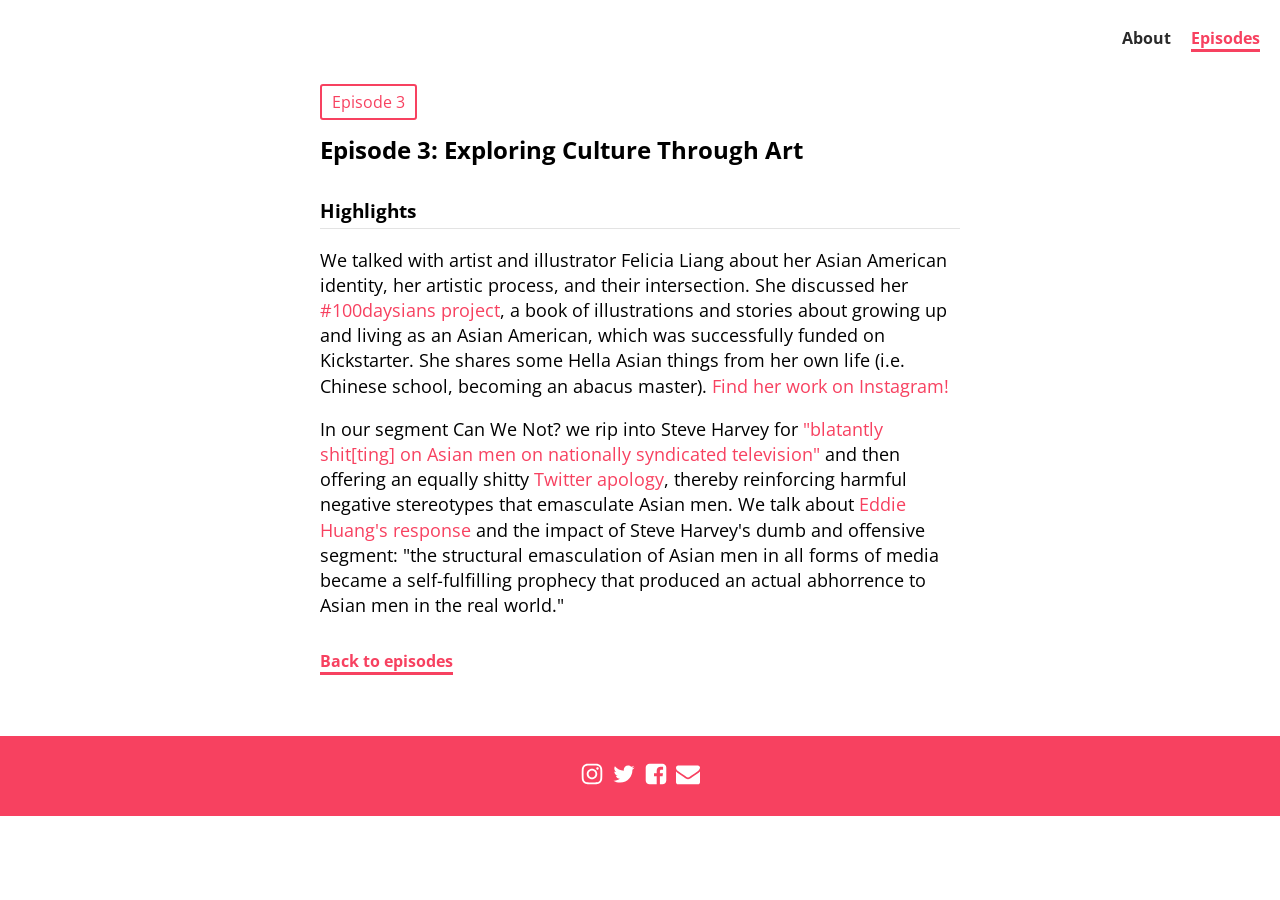
<file: episodes/3/index.html>
<!doctype html>
<html>
  <head>
    <meta charset="utf-8">
    
    <!-- Always force latest IE rendering engine or request Chrome Frame -->
    <meta content="IE=edge,chrome=1" http-equiv="X-UA-Compatible">
    <meta name="viewport" content="width=device-width, initial-scale=1">
    <meta property="og:description" content="A podcast exploring different facets of the Asian American experience.">
    <meta property="og:title" content="sweet and sour">
    <meta property="og:url" content="http://sweetandsour.fm">
    <link rel="shortcut icon" href="/images/favicon.ico">
    
    <title>sweet and sour</title>
    <link href="https://fonts.googleapis.com/css?family=Open+Sans:300,400,600" rel="stylesheet">
    <link href="../../stylesheets/normalize-ef7858ef.css" rel="stylesheet" type="text/css" /><link href="../../stylesheets/index-2a14cb09.css" rel="stylesheet" type="text/css" /><link href="../../stylesheets/episode-40a3b19e.css" rel="stylesheet" type="text/css" />
  </head>
  
  <body>
    <header class="site-header">
  <p><a href="/about">About</a></p>
  <p><a href="/episodes" class="active-nav">Episodes</a></p>
</header>
<div class="episode-details">
  <div class="episode-description">
    <span class="episode-label">Episode 3</span>
    <h2>Episode 3: Exploring Culture Through Art</h2>
    <div class="responsive-object">
      <a class="embedly-card" href=https://bumpers.fm/e/b25tlfggu49002qro3j0 ></a>
    </div>
  </div>
  <div class="episode-notes">
    <h3>Highlights</h3>
    <p>We talked with artist and illustrator Felicia Liang about her Asian American identity, her artistic process, and their intersection. She discussed her <a href="https://www.kickstarter.com/projects/423082451/100daysians-illustrations-about-growing-up-asian-a?ref=project_link">#100daysians project</a>, a book of illustrations and stories about growing up and living as an Asian American, which was successfully funded on Kickstarter. She shares some Hella Asian things from her own life (i.e. Chinese school, becoming an abacus master). <a href="https://www.instagram.com/thefliang/">Find her work on Instagram!</a></p><p>In our segment Can We Not? we rip into Steve Harvey for <a href="http://blog.angryasianman.com/2017/01/steve-harvey-cannot-believe-anyone.html">"blatantly shit[ting] on Asian men on nationally syndicated television"</a> and then offering an equally shitty <a href="https://twitter.com/IAmSteveHarvey/status/821359693708873729">Twitter apology</a>, thereby reinforcing harmful negative stereotypes that emasculate Asian men. We talk about <a href="https://www.nytimes.com/2017/01/14/opinion/sunday/hey-steve-harvey-who-says-i-might-not-steal-your-girl.html?_r=1">Eddie Huang's response</a> and the impact of Steve Harvey's dumb and offensive segment: "the structural emasculation of Asian men in all forms of media became a self-fulfilling prophecy that produced an actual abhorrence to Asian men in the real world."</p>
    <div class="back-to-episodes">
      <h4><a href="/episodes">Back to episodes</a></h4>
    </div>
  </div>
</div>
<script async src="//cdn.embedly.com/widgets/platform.js" charset="UTF-8"></script>
  </body>
  <footer class="site-footer">
  <div class="social-icon">
    <a href="https://www.instagram.com/sweetandsourfm/" target="_blank"><svg class="icon icon-instagram"><use xlink:href="/stylesheets/def-62936b0e.svg#icon-instagram"></use></svg></a>
  </div>

  <div class="social-icon">
    <a href="https://twitter.com/sweetandsourfm" target="_blank"><svg class="icon icon-twitter"><use xlink:href="/stylesheets/def-62936b0e.svg#icon-twitter"></use></svg></a>
  </div>

<div class="social-icon">
    <a href="https://www.facebook.com/sweetandsourfm/" target="_blank"><svg class="icon icon-twitter"><use xlink:href="/stylesheets/def-62936b0e.svg#icon-facebook-square"></use></svg></a>
  </div>

  <div class="social-icon">
    <a href="http://eepurl.com/dp2wXf" target="_blank"><svg class="icon icon-envelope"><use xlink:href="/stylesheets/def-62936b0e.svg#icon-envelope"></use></svg></a>
  </div>
</footer>
</html>
</file>
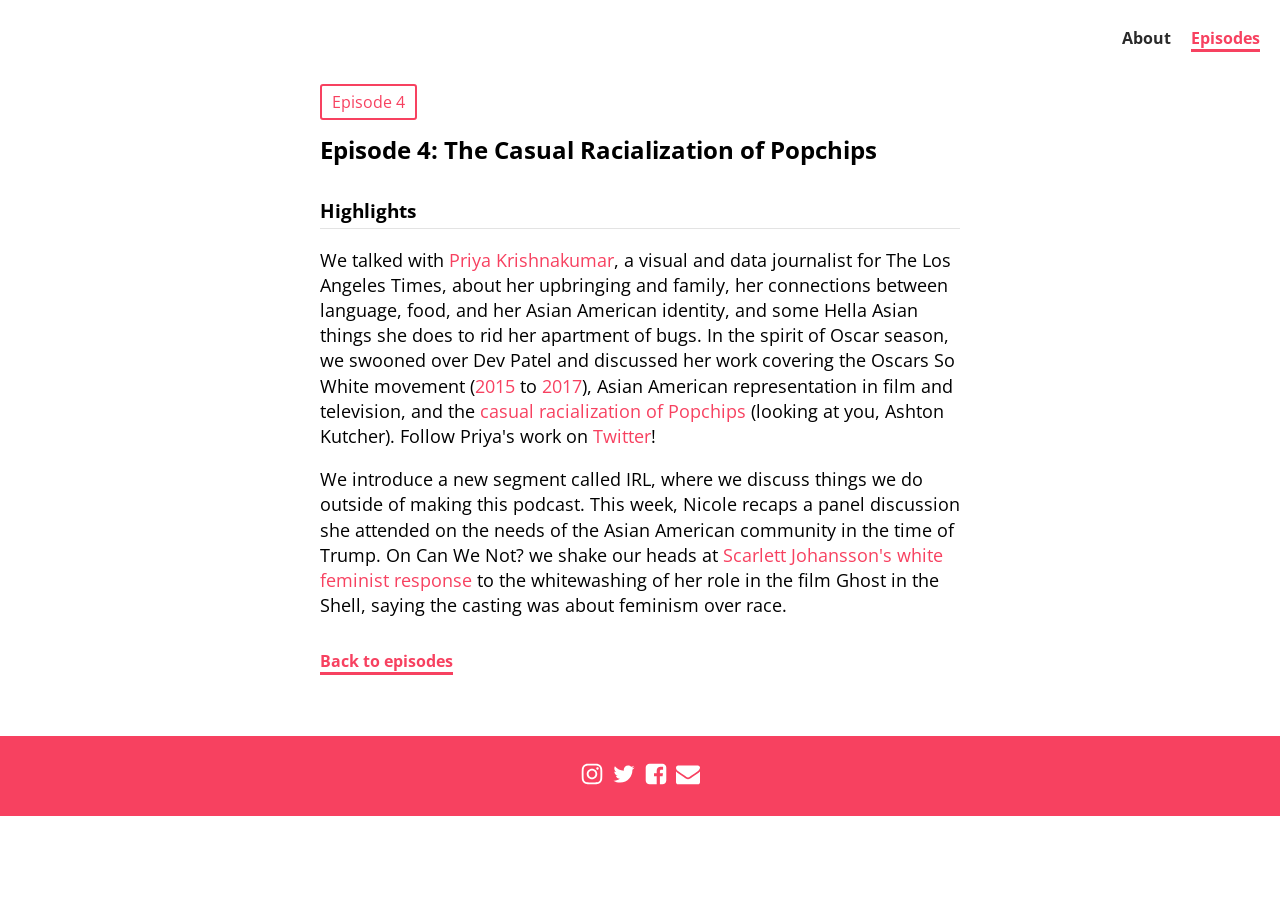
<file: episodes/4/index.html>
<!doctype html>
<html>
  <head>
    <meta charset="utf-8">
    
    <!-- Always force latest IE rendering engine or request Chrome Frame -->
    <meta content="IE=edge,chrome=1" http-equiv="X-UA-Compatible">
    <meta name="viewport" content="width=device-width, initial-scale=1">
    <meta property="og:description" content="A podcast exploring different facets of the Asian American experience.">
    <meta property="og:title" content="sweet and sour">
    <meta property="og:url" content="http://sweetandsour.fm">
    <link rel="shortcut icon" href="/images/favicon.ico">
    
    <title>sweet and sour</title>
    <link href="https://fonts.googleapis.com/css?family=Open+Sans:300,400,600" rel="stylesheet">
    <link href="../../stylesheets/normalize-ef7858ef.css" rel="stylesheet" type="text/css" /><link href="../../stylesheets/index-2a14cb09.css" rel="stylesheet" type="text/css" /><link href="../../stylesheets/episode-40a3b19e.css" rel="stylesheet" type="text/css" />
  </head>
  
  <body>
    <header class="site-header">
  <p><a href="/about">About</a></p>
  <p><a href="/episodes" class="active-nav">Episodes</a></p>
</header>
<div class="episode-details">
  <div class="episode-description">
    <span class="episode-label">Episode 4</span>
    <h2>Episode 4: The Casual Racialization of Popchips</h2>
    <div class="responsive-object">
      <a class="embedly-card" href=https://bumpers.fm/e/b2lludm713n002v9lgg0 ></a>
    </div>
  </div>
  <div class="episode-notes">
    <h3>Highlights</h3>
    <p>We talked with <a href="https://twitter.com/priyakkumar">Priya Krishnakumar</a>, a visual and data journalist for The Los Angeles Times, about her upbringing and family, her connections between language, food, and her Asian American identity, and some Hella Asian things she does to rid her apartment of bugs. In the spirit of Oscar season, we swooned over Dev Patel and discussed her work covering the Oscars So White movement (<a href="http://graphics.latimes.com/oscar-nominees-2015/">2015</a> to <a href="http://www.latimes.com/projects/la-et-oscars-nominations-2017/">2017</a>), Asian American representation in film and television, and the <a href="http://gawker.com/5907122/racism-sells-ashton-kutcher-puts-on-brownface-for-popchips-ad">casual racialization of Popchips</a> (looking at you, Ashton Kutcher). Follow Priya's work on <a href="https://twitter.com/priyakkumar">Twitter</a>!</p><p>We introduce a new segment called IRL, where we discuss things we do outside of making this podcast. This week, Nicole recaps a panel discussion she attended on the needs of the Asian American community in the time of Trump. On Can We Not? we shake our heads at <a href="http://i-d.vice.com/en_us/article/scarlett-johansson-discusses-the-whitewashing-in-ghost-in-the-shell">Scarlett Johansson's white feminist response</a> to the whitewashing of her role in the film Ghost in the Shell, saying the casting was about feminism over race.</p>
    <div class="back-to-episodes">
      <h4><a href="/episodes">Back to episodes</a></h4>
    </div>
  </div>
</div>
<script async src="//cdn.embedly.com/widgets/platform.js" charset="UTF-8"></script>
  </body>
  <footer class="site-footer">
  <div class="social-icon">
    <a href="https://www.instagram.com/sweetandsourfm/" target="_blank"><svg class="icon icon-instagram"><use xlink:href="/stylesheets/def-62936b0e.svg#icon-instagram"></use></svg></a>
  </div>

  <div class="social-icon">
    <a href="https://twitter.com/sweetandsourfm" target="_blank"><svg class="icon icon-twitter"><use xlink:href="/stylesheets/def-62936b0e.svg#icon-twitter"></use></svg></a>
  </div>

<div class="social-icon">
    <a href="https://www.facebook.com/sweetandsourfm/" target="_blank"><svg class="icon icon-twitter"><use xlink:href="/stylesheets/def-62936b0e.svg#icon-facebook-square"></use></svg></a>
  </div>

  <div class="social-icon">
    <a href="http://eepurl.com/dp2wXf" target="_blank"><svg class="icon icon-envelope"><use xlink:href="/stylesheets/def-62936b0e.svg#icon-envelope"></use></svg></a>
  </div>
</footer>
</html>
</file>
<file: stylesheets/index-2a14cb09.css>
body{font-size:16px}header{display:flex;justify-content:flex-end;height:75px;align-items:center}header p{margin-right:1.25rem}header a{color:#2a2a2a;font-weight:bold}header a:hover{text-decoration:none;color:#f74160;border-bottom:3px solid #f74160}header .active-nav{color:#f74160;border-bottom:3px solid #f74160}body{font-family:'Open Sans', sans-serif}.container{height:calc(100vh - 75px)}.container{display:flex;align-items:center;justify-content:center;flex-direction:column}.episodes,.about{max-width:100%;width:40rem;margin:0 auto;margin-bottom:4rem}.episodes p,.episodes ul,.about p,.about ul{font-size:1.125rem;line-height:1.4}.episodes h2,.about h2{font-weight:600;padding-bottom:5px;border-bottom:1px solid #e3e3e3}.see-show-notes{margin:1rem 0}.episode{margin-bottom:2rem}.tagline{text-align:center;padding-bottom:20px;max-width:45%;margin:0 auto}.tagline p{margin:0}a{color:#f74160;text-decoration:none}a:hover{text-decoration:underline}.btn{background-color:#f74160;padding:10px 15px;margin-top:1rem;font-weight:300;text-decoration:none;-o-transition:.3s;-ms-transition:.3s;-moz-transition:.3s;-webkit-transition:.3s;transition:.3s}.btn:hover{background-color:#f51037;cursor:pointer}.btn a{color:#fafafa;font-weight:bold}.btn a:hover{text-decoration:none}.about h2{font-weight:600;padding-bottom:5px;border-bottom:1px solid #e3e3e3}.about .img img{width:100%}.about p{margin-top:.1rem}.logo{margin-bottom:1em}footer{height:5rem;background-color:#f74160;color:#fff;display:flex;align-items:center;justify-content:center}footer .social-icon{margin-right:.5rem}footer .social-icon a{color:#fff}footer .social-icon a:hover{cursor:pointer}footer .social-icon:last-of-type{margin-right:0}footer .social-icon:hover{opacity:0.8}footer .icon{display:inline-block;width:1.5rem;height:1.5rem;stroke-width:0;stroke:currentColor;fill:currentColor;margin-bottom:0}@media screen and (max-width: 960px){.tagline{max-width:60%}}@media screen and (max-width: 760px){svg{width:50%}.episodes,.about{padding:0 2rem;width:auto}.tagline{max-width:80%;padding:1rem}}
</file>
<file: stylesheets/episode-40a3b19e.css>
.episode-details{max-width:100%;width:40rem;margin:0 auto;margin-bottom:4rem}.episode-details p,.episode-details ul{font-size:1.125rem;line-height:1.4}.episode-details h3{padding-bottom:5px;border-bottom:1px solid #e3e3e3}.episode-description{margin-bottom:2rem;margin-top:1rem}.episode-label{border:2px solid #f74160;padding:5px 10px;border-radius:3px;color:#f74160}.back-to-episodes{margin:2rem 0}.back-to-episodes a{color:#f74160;font-weight:bold;border-bottom:3px solid #f74160}.back-to-episodes a:hover{text-decoration:none;color:#2a2a2a;border-bottom-color:#2a2a2a}.show-notes{margin-top:2rem}@media screen and (max-width: 760px){.episode-details{padding:0 2rem;width:auto}}
</file>
